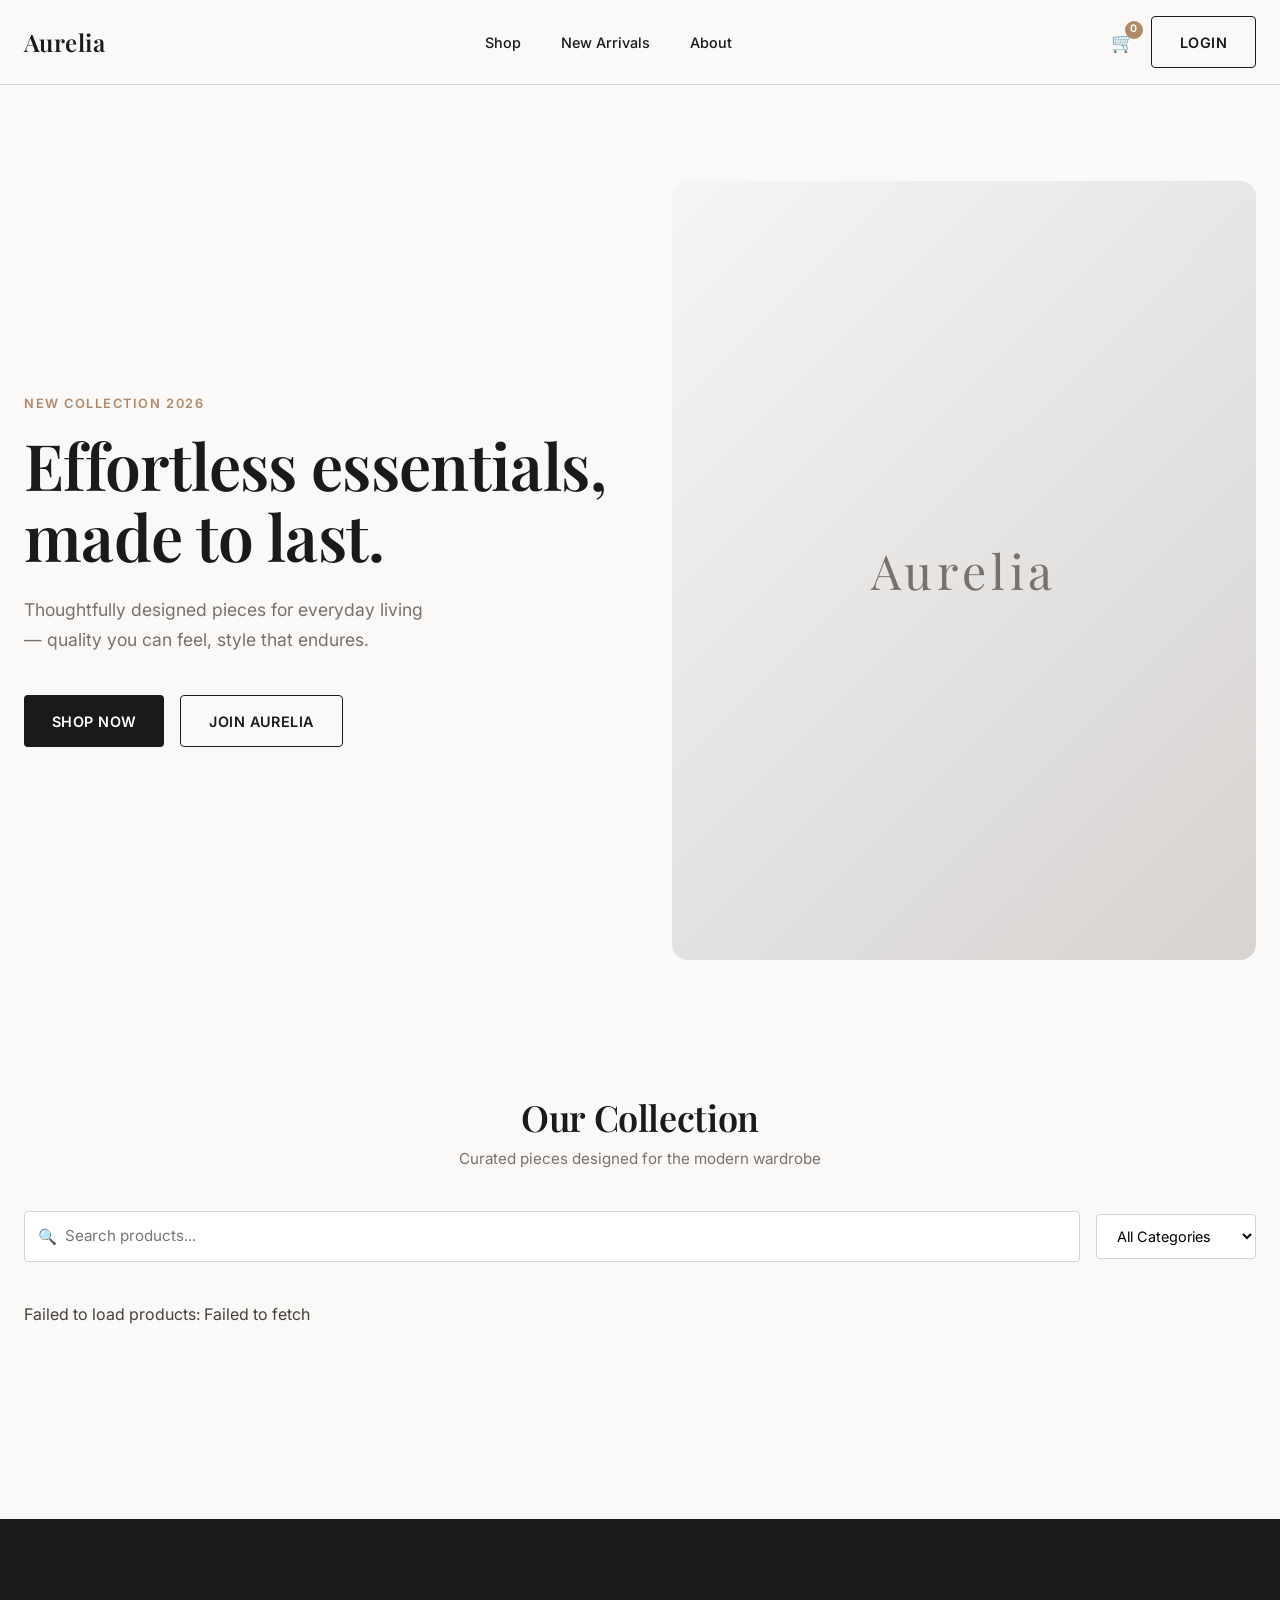
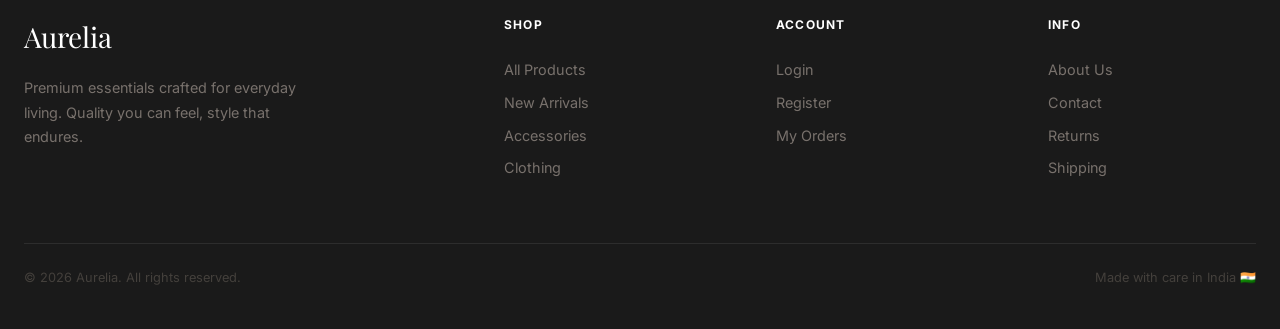
<file: frontend/index.html>
<!DOCTYPE html>
<html lang="en">

<head>
    <meta charset="UTF-8" />
    <meta name="viewport" content="width=device-width, initial-scale=1.0" />
    <title>Aurelia — Premium Essentials</title>

    <link rel="preconnect" href="https://fonts.googleapis.com" />
    <link rel="preconnect" href="https://fonts.gstatic.com" crossorigin />
    <link
        href="https://fonts.googleapis.com/css2?family=Inter:wght@400;500;600;700&family=Playfair+Display:wght@500;600;700&display=swap"
        rel="stylesheet" />

    <link rel="stylesheet" href="css/base.css" />
    <link rel="stylesheet" href="css/components.css" />
</head>

<body>

    <nav class="navbar">
        <div class="container navbar-inner">
            <a href="index.html" class="navbar-logo">Aurelia</a>
            <div class="navbar-links">
                <a href="index.html">Shop</a>
                <a href="new-arrivals.html">New Arrivals</a>
                <a href="about.html">About</a>
            </div>
            <div class="navbar-icons">
                <button class="hamburger-btn" id="hamburger-btn">☰</button>
                <button class="icon-btn cart-trigger">🛒<span class="cart-badge">0</span></button>
                <div id="nav-auth-slot"></div>
            </div>
        </div>
    </nav>

    <div class="mobile-menu" id="mobile-menu">
        <a href="index.html">Shop</a>
        <a href="new-arrivals.html">New Arrivals</a>
        <a href="about.html">About</a>
        <a href="login.html">Login</a>
    </div>

    <!-- Hero Section -->
    <section class="hero">
        <div class="container hero-inner">
            <div class="hero-content">
                <p class="hero-eyebrow">New Collection 2026</p>
                <h1 class="hero-title">Effortless essentials,<br />made to last.</h1>
                <p class="hero-subtitle">Thoughtfully designed pieces for everyday living — quality you can feel, style that endures.</p>
                <div class="hero-actions">
                    <a href="#product-grid-section" class="btn btn-primary">Shop Now</a>
                    <a href="register.html" class="btn btn-secondary">Join Aurelia</a>
                </div>
            </div>
            <div class="hero-visual">
                <div class="hero-image-placeholder">
                    <span>Aurelia</span>
                </div>
            </div>
        </div>
    </section>

    <!-- Product Grid Section -->
    <main class="container" style="padding-bottom: var(--space-2xl);">
        <div class="section-header fade-in" id="product-grid-section">
            <h2 class="section-title">Our Collection</h2>
            <p class="section-subtitle">Curated pieces designed for the modern wardrobe</p>
        </div>

        <div class="filter-bar">
            <div class="search-input-wrapper">
                <span class="search-icon">🔍</span>
                <input type="text" id="search-input" class="search-input" placeholder="Search products..." />
            </div>
            <select id="category-filter" class="category-select">
                <option value="">All Categories</option>
            </select>
        </div>

        <p id="filter-results-info" class="filter-results-info"></p>

        <div id="product-grid"
            style="display: grid; grid-template-columns: repeat(auto-fill, minmax(260px, 1fr)); gap: var(--space-md);">
        </div>
    </main>

    <!-- Footer -->
    <footer class="site-footer">
        <div class="container">
            <div class="footer-grid">
                <div>
                    <p class="footer-brand-name">Aurelia</p>
                    <p class="footer-brand-desc">Premium essentials crafted for everyday living. Quality you can feel, style that endures.</p>
                </div>
                <div>
                    <p class="footer-heading">Shop</p>
                    <div class="footer-links">
                        <a href="index.html">All Products</a>
                        <a href="new-arrivals.html">New Arrivals</a>
                        <a href="index.html">Accessories</a>
                        <a href="index.html">Clothing</a>
                    </div>
                </div>
                <div>
                    <p class="footer-heading">Account</p>
                    <div class="footer-links">
                        <a href="login.html">Login</a>
                        <a href="register.html">Register</a>
                        <a href="profile.html">My Orders</a>
                    </div>
                </div>
                <div>
                    <p class="footer-heading">Info</p>
                    <div class="footer-links">
                        <a href="about.html">About Us</a>
                        <a href="#">Contact</a>
                        <a href="#">Returns</a>
                        <a href="#">Shipping</a>
                    </div>
                </div>
            </div>
            <div class="footer-bottom">
                <p>© 2026 Aurelia. All rights reserved.</p>
                <p>Made with care in India 🇮🇳</p>
            </div>
        </div>
    </footer>

    <!-- Cart Drawer -->
    <div class="cart-overlay" id="cart-overlay"></div>
    <div class="cart-drawer" id="cart-drawer">
        <div class="cart-drawer-header">
            <h3>Your Cart</h3>
            <button class="cart-drawer-close" id="cart-close-btn">✕</button>
        </div>
        <div class="cart-drawer-items" id="cart-drawer-items"></div>
        <div class="cart-drawer-footer" id="cart-drawer-footer"></div>
    </div>

    <script src="js/api.js"></script>
    <script src="js/ui.js"></script>
    <script src="js/cart.js"></script>
    <script src="js/products.js"></script>
    <script src="js/animations.js"></script>

</body>

</html>
</file>
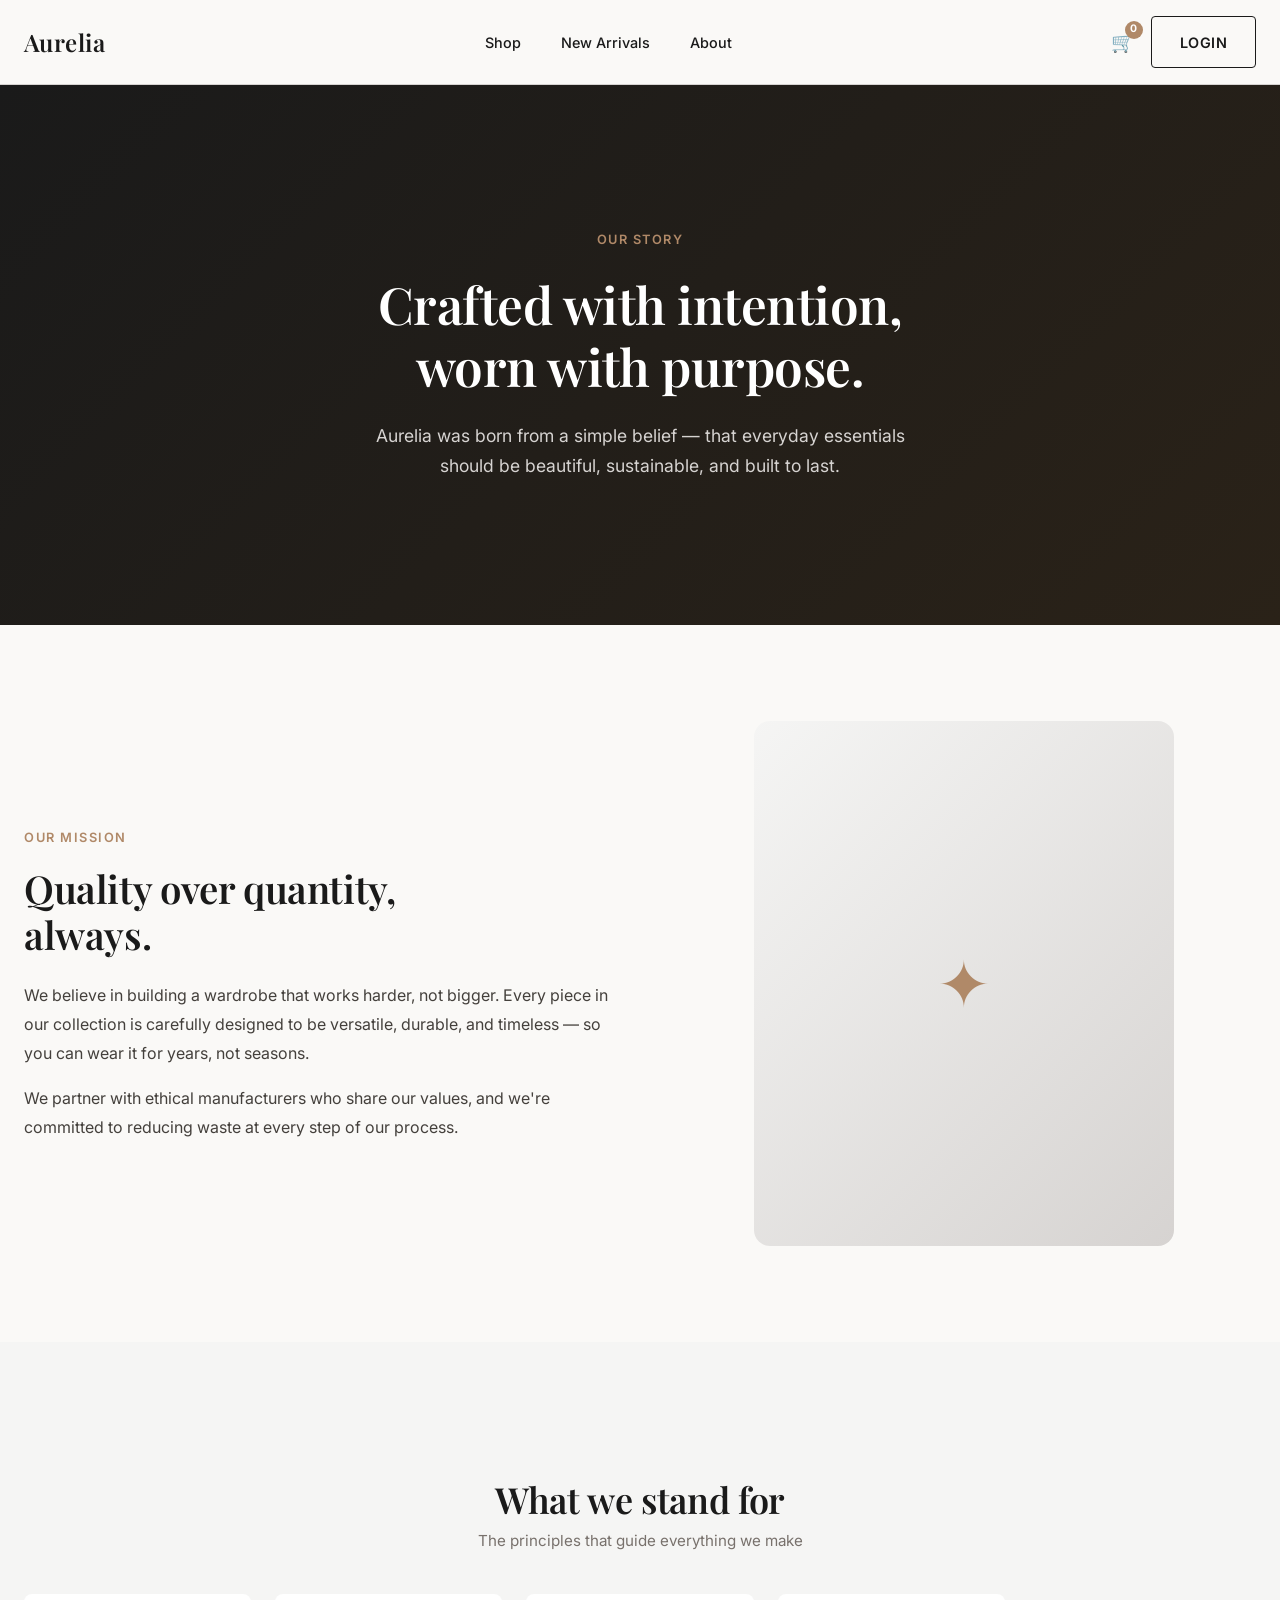
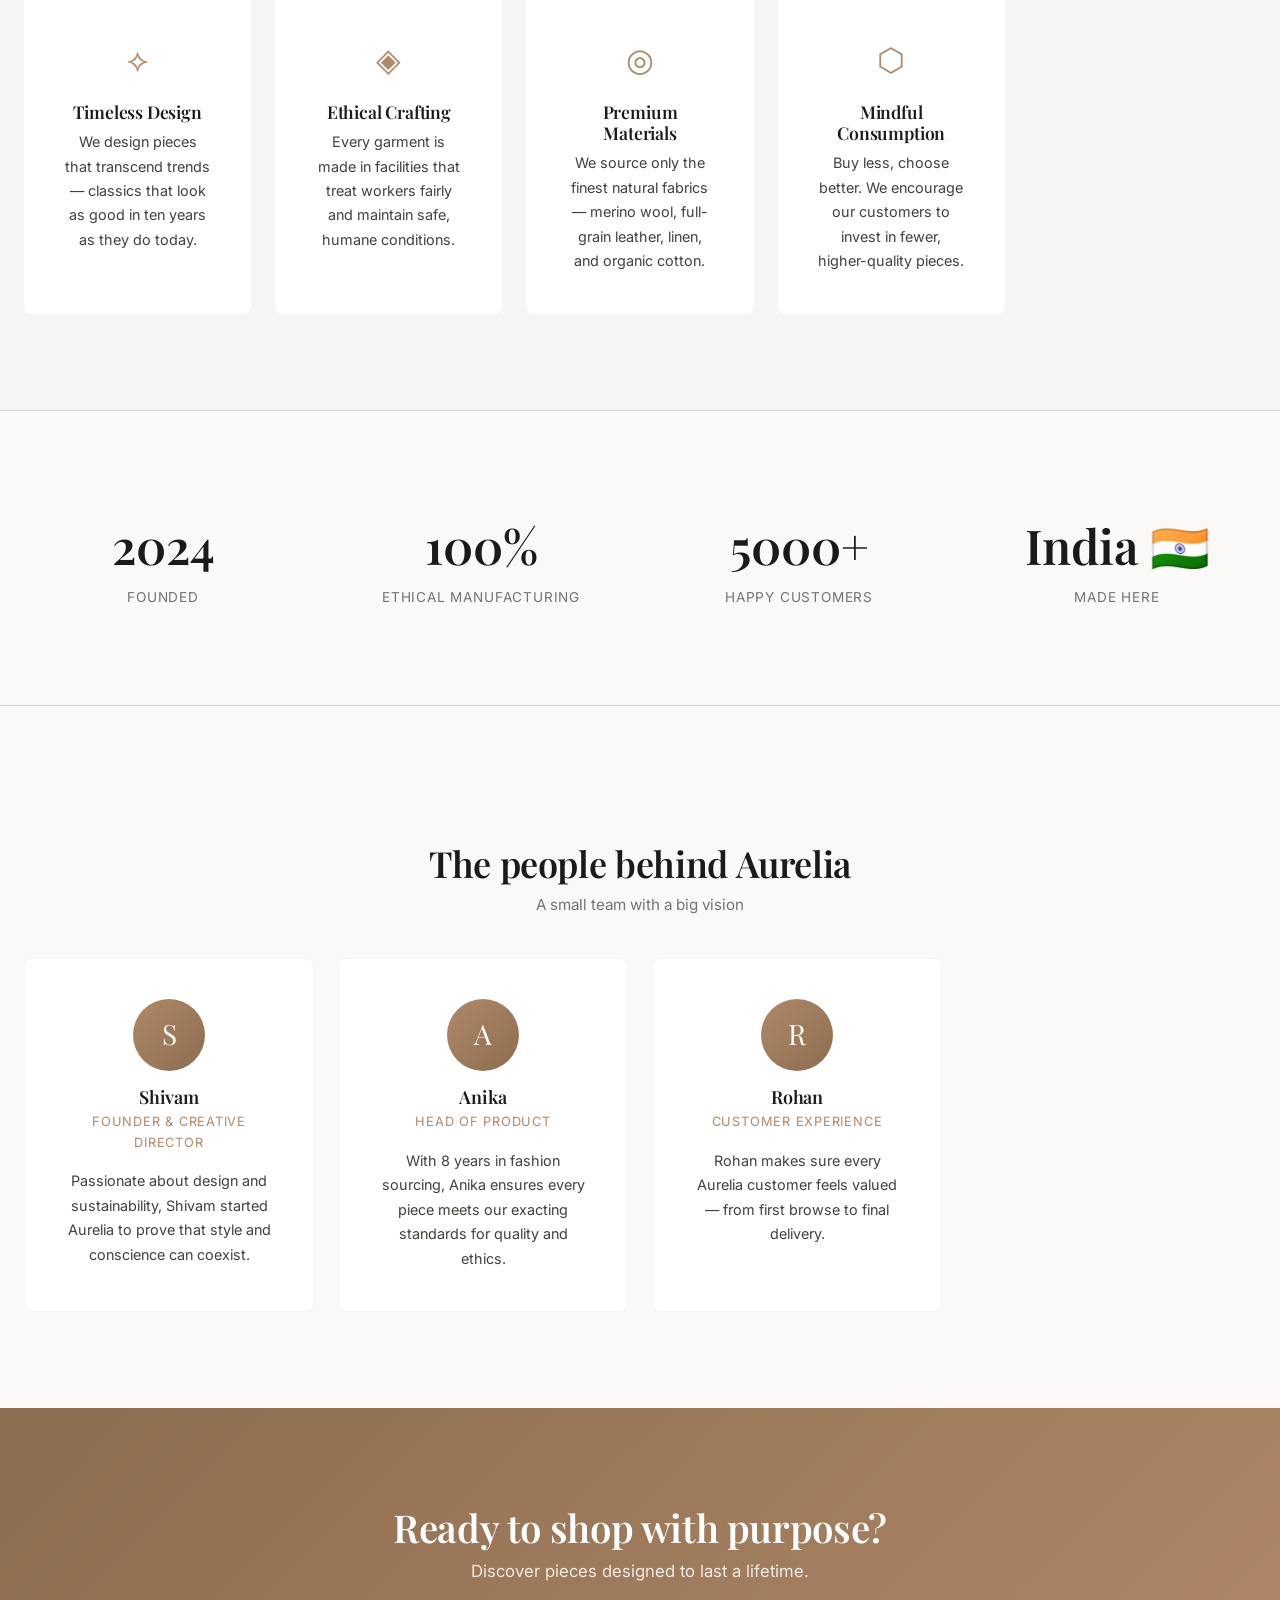
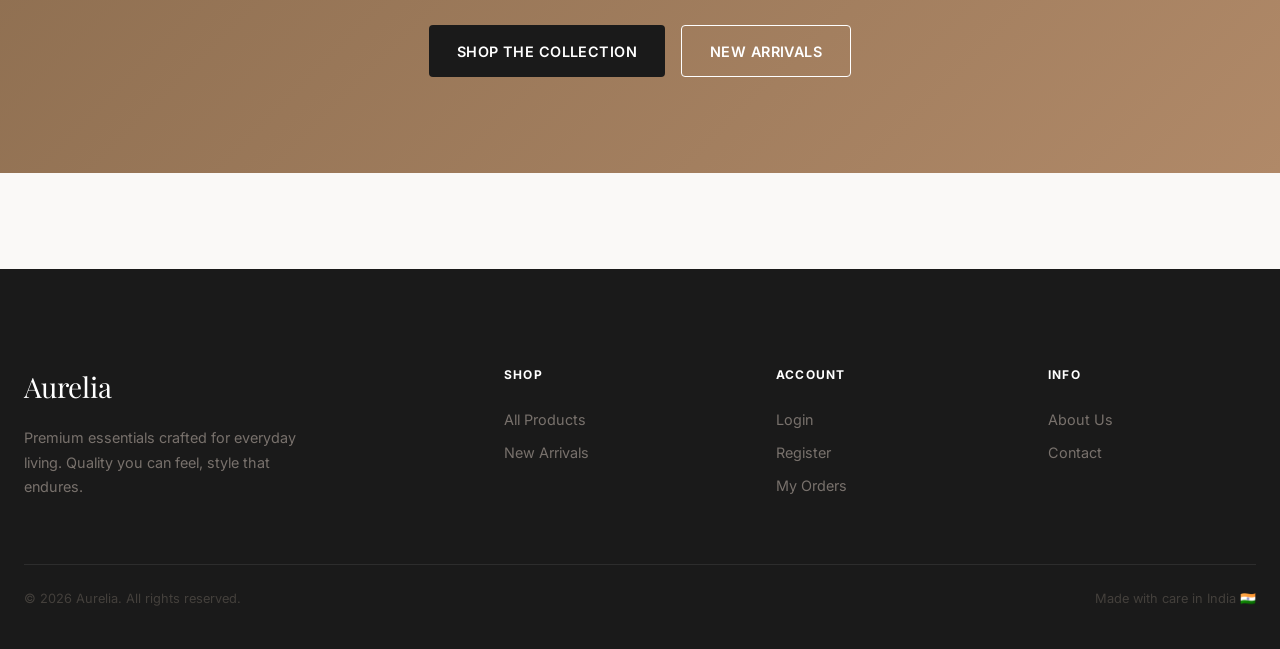
<file: frontend/about.html>
<!DOCTYPE html>
<html lang="en">

<head>
    <meta charset="UTF-8" />
    <meta name="viewport" content="width=device-width, initial-scale=1.0" />
    <title>About Us — Aurelia</title>

    <link rel="preconnect" href="https://fonts.googleapis.com" />
    <link rel="preconnect" href="https://fonts.gstatic.com" crossorigin />
    <link
        href="https://fonts.googleapis.com/css2?family=Inter:wght@400;500;600;700&family=Playfair+Display:wght@500;600;700&display=swap"
        rel="stylesheet" />

    <link rel="stylesheet" href="css/base.css" />
    <link rel="stylesheet" href="css/components.css" />
</head>

<body>

    <nav class="navbar">
        <div class="container navbar-inner">
            <a href="index.html" class="navbar-logo">Aurelia</a>
            <div class="navbar-links">
                <a href="index.html">Shop</a>
                <a href="new-arrivals.html">New Arrivals</a>
                <a href="about.html">About</a>
            </div>
            <div class="navbar-icons">
                <button class="hamburger-btn" id="hamburger-btn">☰</button>
                <button class="icon-btn cart-trigger">🛒<span class="cart-badge">0</span></button>
                <div id="nav-auth-slot"></div>
            </div>
        </div>
    </nav>

    <div class="mobile-menu" id="mobile-menu">
        <a href="index.html">Shop</a>
        <a href="new-arrivals.html">New Arrivals</a>
        <a href="about.html">About</a>
        <a href="login.html">Login</a>
    </div>

    <!-- Hero -->
    <section class="about-hero">
        <div class="container about-hero-inner">
            <p class="hero-eyebrow">Our Story</p>
            <h1>Crafted with intention,<br/>worn with purpose.</h1>
            <p class="about-hero-sub">Aurelia was born from a simple belief — that everyday essentials should be beautiful, sustainable, and built to last.</p>
        </div>
    </section>

    <!-- Mission Section -->
    <section class="about-section container">
        <div class="about-split">
            <div class="about-split-text fade-in">
                <p class="hero-eyebrow">Our Mission</p>
                <h2>Quality over quantity,<br/>always.</h2>
                <p>We believe in building a wardrobe that works harder, not bigger. Every piece in our collection is carefully designed to be versatile, durable, and timeless — so you can wear it for years, not seasons.</p>
                <p style="margin-top: 1rem;">We partner with ethical manufacturers who share our values, and we're committed to reducing waste at every step of our process.</p>
            </div>
            <div class="about-split-visual fade-in">
                <div class="about-image-block">
                    <div class="about-image-placeholder">✦</div>
                </div>
            </div>
        </div>
    </section>

    <!-- Values Section -->
    <section class="about-values-section">
        <div class="container">
            <div class="section-header fade-in">
                <h2 class="section-title">What we stand for</h2>
                <p class="section-subtitle">The principles that guide everything we make</p>
            </div>
            <div class="values-grid">
                <div class="value-card fade-in">
                    <div class="value-icon">⟡</div>
                    <h3>Timeless Design</h3>
                    <p>We design pieces that transcend trends — classics that look as good in ten years as they do today.</p>
                </div>
                <div class="value-card fade-in">
                    <div class="value-icon">◈</div>
                    <h3>Ethical Crafting</h3>
                    <p>Every garment is made in facilities that treat workers fairly and maintain safe, humane conditions.</p>
                </div>
                <div class="value-card fade-in">
                    <div class="value-icon">◎</div>
                    <h3>Premium Materials</h3>
                    <p>We source only the finest natural fabrics — merino wool, full-grain leather, linen, and organic cotton.</p>
                </div>
                <div class="value-card fade-in">
                    <div class="value-icon">⬡</div>
                    <h3>Mindful Consumption</h3>
                    <p>Buy less, choose better. We encourage our customers to invest in fewer, higher-quality pieces.</p>
                </div>
            </div>
        </div>
    </section>

    <!-- Stats Section -->
    <section class="about-stats-section">
        <div class="container">
            <div class="stats-grid">
                <div class="stat-item fade-in">
                    <p class="stat-number">2024</p>
                    <p class="stat-label">Founded</p>
                </div>
                <div class="stat-item fade-in">
                    <p class="stat-number">100%</p>
                    <p class="stat-label">Ethical Manufacturing</p>
                </div>
                <div class="stat-item fade-in">
                    <p class="stat-number">5000+</p>
                    <p class="stat-label">Happy Customers</p>
                </div>
                <div class="stat-item fade-in">
                    <p class="stat-number">India 🇮🇳</p>
                    <p class="stat-label">Made Here</p>
                </div>
            </div>
        </div>
    </section>

    <!-- Team Section -->
    <section class="about-section container">
        <div class="section-header fade-in">
            <h2 class="section-title">The people behind Aurelia</h2>
            <p class="section-subtitle">A small team with a big vision</p>
        </div>
        <div class="team-grid">
            <div class="team-card fade-in">
                <div class="team-avatar">S</div>
                <h4>Shivam</h4>
                <p class="team-role">Founder & Creative Director</p>
                <p class="team-bio">Passionate about design and sustainability, Shivam started Aurelia to prove that style and conscience can coexist.</p>
            </div>
            <div class="team-card fade-in">
                <div class="team-avatar">A</div>
                <h4>Anika</h4>
                <p class="team-role">Head of Product</p>
                <p class="team-bio">With 8 years in fashion sourcing, Anika ensures every piece meets our exacting standards for quality and ethics.</p>
            </div>
            <div class="team-card fade-in">
                <div class="team-avatar">R</div>
                <h4>Rohan</h4>
                <p class="team-role">Customer Experience</p>
                <p class="team-bio">Rohan makes sure every Aurelia customer feels valued — from first browse to final delivery.</p>
            </div>
        </div>
    </section>

    <!-- CTA Section -->
    <section class="about-cta">
        <div class="container about-cta-inner">
            <h2>Ready to shop with purpose?</h2>
            <p>Discover pieces designed to last a lifetime.</p>
            <div style="display: flex; gap: 1rem; justify-content: center; flex-wrap: wrap; margin-top: var(--space-lg);">
                <a href="index.html" class="btn btn-primary">Shop the Collection</a>
                <a href="new-arrivals.html" class="btn btn-secondary" style="border-color: white; color: white;">New Arrivals</a>
            </div>
        </div>
    </section>

    <!-- Footer -->
    <footer class="site-footer">
        <div class="container">
            <div class="footer-grid">
                <div>
                    <p class="footer-brand-name">Aurelia</p>
                    <p class="footer-brand-desc">Premium essentials crafted for everyday living. Quality you can feel, style that endures.</p>
                </div>
                <div>
                    <p class="footer-heading">Shop</p>
                    <div class="footer-links">
                        <a href="index.html">All Products</a>
                        <a href="new-arrivals.html">New Arrivals</a>
                    </div>
                </div>
                <div>
                    <p class="footer-heading">Account</p>
                    <div class="footer-links">
                        <a href="login.html">Login</a>
                        <a href="register.html">Register</a>
                        <a href="profile.html">My Orders</a>
                    </div>
                </div>
                <div>
                    <p class="footer-heading">Info</p>
                    <div class="footer-links">
                        <a href="about.html">About Us</a>
                        <a href="#">Contact</a>
                    </div>
                </div>
            </div>
            <div class="footer-bottom">
                <p>© 2026 Aurelia. All rights reserved.</p>
                <p>Made with care in India 🇮🇳</p>
            </div>
        </div>
    </footer>

    <!-- Cart Drawer -->
    <div class="cart-overlay" id="cart-overlay"></div>
    <div class="cart-drawer" id="cart-drawer">
        <div class="cart-drawer-header">
            <h3>Your Cart</h3>
            <button class="cart-drawer-close" id="cart-close-btn">✕</button>
        </div>
        <div class="cart-drawer-items" id="cart-drawer-items"></div>
        <div class="cart-drawer-footer" id="cart-drawer-footer"></div>
    </div>

    <script src="js/api.js"></script>
    <script src="js/ui.js"></script>
    <script src="js/cart.js"></script>
    <script src="js/animations.js"></script>

</body>

</html>
</file>
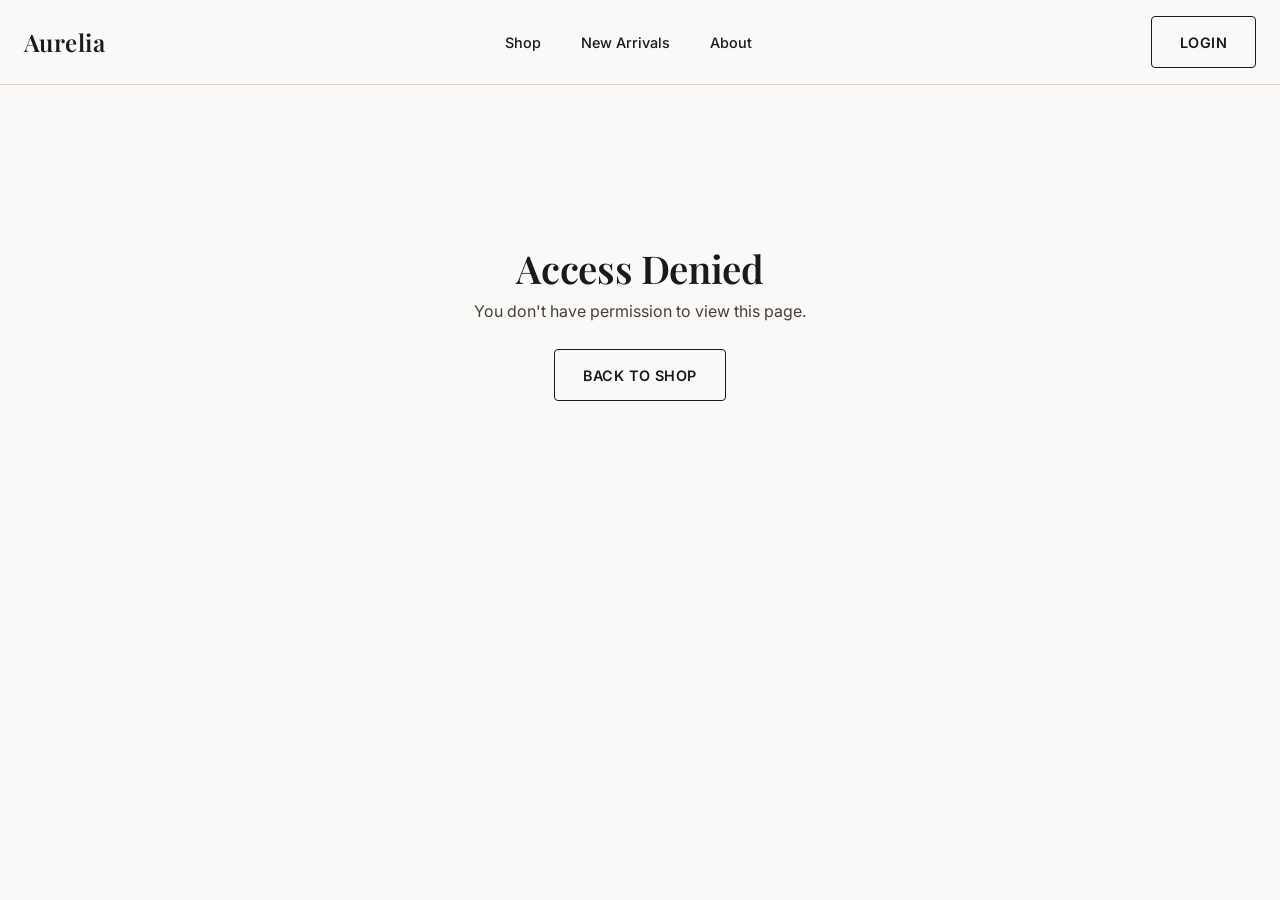
<file: frontend/admin.html>
<!DOCTYPE html>
<html lang="en">

<head>
    <meta charset="UTF-8" />
    <meta name="viewport" content="width=device-width, initial-scale=1.0" />
    <title>Admin Dashboard — Aurelia</title>

    <link rel="preconnect" href="https://fonts.googleapis.com" />
    <link rel="preconnect" href="https://fonts.gstatic.com" crossorigin />
    <link
        href="https://fonts.googleapis.com/css2?family=Inter:wght@400;500;600;700&family=Playfair+Display:wght@500;600;700&display=swap"
        rel="stylesheet" />

    <link rel="stylesheet" href="css/base.css" />
    <link rel="stylesheet" href="css/components.css" />
</head>

<body>

    <nav class="navbar">
        <div class="container navbar-inner">
            <a href="index.html" class="navbar-logo">Aurelia</a>
            <div class="navbar-links">
                <a href="index.html">Shop</a>
                <a href="#">New Arrivals</a>
                <a href="#">About</a>
            </div>
            <div class="navbar-icons">
                <button class="hamburger-btn" id="hamburger-btn">☰</button>
                <div id="nav-auth-slot"></div>
            </div>
        </div>
    </nav>

    <div class="mobile-menu" id="mobile-menu">
        <a href="index.html">Shop</a>
        <a href="#">New Arrivals</a>
        <a href="#">About</a>
        <a href="login.html">Login</a>
    </div>

    <main class="container" style="padding-block: var(--space-xl) var(--space-2xl);">

        <!-- Shown if not an admin -->
        <div id="admin-denied" class="admin-denied" style="display: none;">
            <h2>Access Denied</h2>
            <p style="margin-top: 0.5rem;">You don't have permission to view this page.</p>
            <a href="index.html" class="btn btn-secondary" style="margin-top: 1.5rem; display: inline-flex;">Back to
                Shop</a>
        </div>

        <!-- Main admin content -->
        <div id="admin-content">
            <h1 style="margin-bottom: var(--space-lg);">Admin Dashboard</h1>

            <div class="admin-tabs">
                <button class="admin-tab-btn active" data-panel="products-panel">Products</button>
                <button class="admin-tab-btn" data-panel="orders-panel">Orders</button>
            </div>

            <!-- Products Panel -->
            <div id="products-panel" class="admin-panel active">
                <div class="admin-toolbar">
                    <p>Manage your product catalog</p>
                    <button class="btn btn-primary" id="add-product-btn">+ Add Product</button>
                </div>

                <table class="admin-table">
                    <thead>
                        <tr>
                            <th>Image</th>
                            <th>Name</th>
                            <th>Category</th>
                            <th>Price</th>
                            <th>Stock</th>
                            <th>Actions</th>
                        </tr>
                    </thead>
                    <tbody id="admin-products-tbody"></tbody>
                </table>
            </div>

            <!-- Orders Panel -->
            <div id="orders-panel" class="admin-panel">
                <div class="admin-toolbar">
                    <p>View and manage customer orders</p>
                </div>

                <table class="admin-table">
                    <thead>
                        <tr>
                            <th>Order ID</th>
                            <th>Customer</th>
                            <th>Date</th>
                            <th>Items</th>
                            <th>Total</th>
                            <th>Status</th>
                        </tr>
                    </thead>
                    <tbody id="admin-orders-tbody"></tbody>
                </table>
            </div>
        </div>

    </main>

    <!-- Add/Edit Product Modal -->
    <div class="modal-overlay" id="product-modal-overlay">
        <div class="modal-box">
            <div class="modal-header">
                <h3 id="product-modal-title">Add Product</h3>
                <button class="modal-close" id="product-modal-close">✕</button>
            </div>

            <form id="product-form">
                <div class="form-group">
                    <label for="product-name" class="form-label">Name</label>
                    <input type="text" id="product-name" class="form-input" required />
                </div>

                <div class="form-group">
                    <label for="product-description" class="form-label">Description</label>
                    <input type="text" id="product-description" class="form-input" required />
                </div>

                <div class="form-row">
                    <div class="form-group">
                        <label for="product-price" class="form-label">Price (₹)</label>
                        <input type="number" id="product-price" class="form-input" min="0" step="0.01" required />
                    </div>
                    <div class="form-group">
                        <label for="product-stock" class="form-label">Stock</label>
                        <input type="number" id="product-stock" class="form-input" min="0" required />
                    </div>
                </div>

                <div class="form-group">
                    <label for="product-category" class="form-label">Category</label>
                    <input type="text" id="product-category" class="form-input" required />
                </div>

                <div class="form-group">
                    <label for="product-image" class="form-label">Image URL (optional)</label>
                    <input type="text" id="product-image" class="form-input" placeholder="https://..." />
                </div>

                <div class="form-group" style="display: flex; align-items: center; gap: 0.75rem;">
                    <input type="checkbox" id="product-new-arrival"
                        style="width: 18px; height: 18px; accent-color: var(--color-accent); cursor: pointer;" />
                    <label for="product-new-arrival" class="form-label" style="margin-bottom: 0; cursor: pointer;">
                        Mark as New Arrival
                    </label>
                </div>

                <button type="submit" id="product-form-submit" class="btn btn-primary btn-block">Save Product</button>
            </form>
        </div>
    </div>

    <!-- Cart Drawer -->
    <div class="cart-overlay" id="cart-overlay"></div>
    <div class="cart-drawer" id="cart-drawer">
        <div class="cart-drawer-header">
            <h3>Your Cart</h3>
            <button class="cart-drawer-close" id="cart-close-btn">✕</button>
        </div>
        <div class="cart-drawer-items" id="cart-drawer-items"></div>
        <div class="cart-drawer-footer" id="cart-drawer-footer"></div>
    </div>

    <script src="js/api.js"></script>
    <script src="js/ui.js"></script>
    <script src="js/cart.js"></script>
    <script src="js/auth.js"></script>
    <script src="js/admin.js"></script>

</body>

</html>
</file>
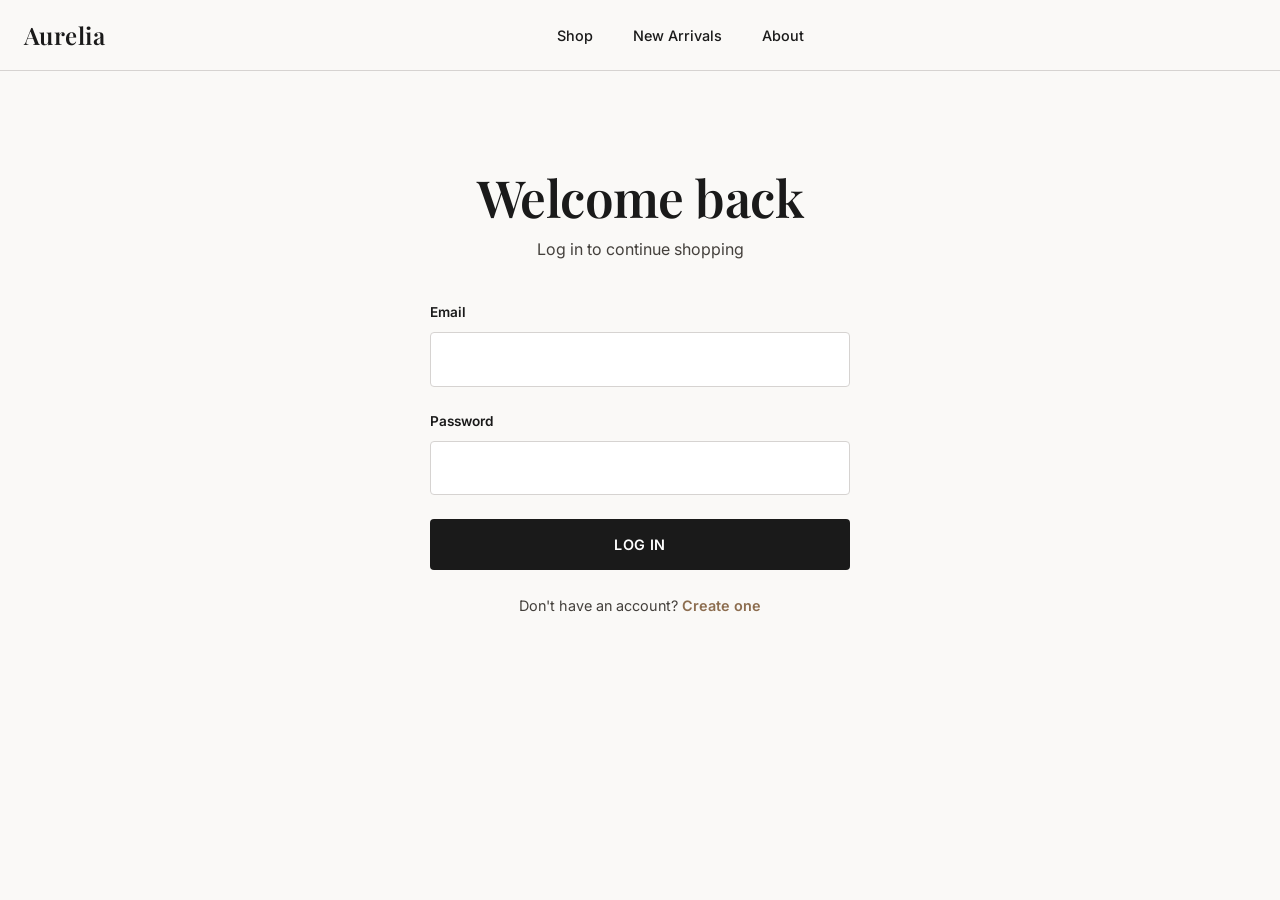
<file: frontend/checkout.html>
<!DOCTYPE html>
<html lang="en">

<head>
    <meta charset="UTF-8" />
    <meta name="viewport" content="width=device-width, initial-scale=1.0" />
    <title>Checkout — Aurelia</title>

    <link rel="preconnect" href="https://fonts.googleapis.com" />
    <link rel="preconnect" href="https://fonts.gstatic.com" crossorigin />
    <link
        href="https://fonts.googleapis.com/css2?family=Inter:wght@400;500;600;700&family=Playfair+Display:wght@500;600;700&display=swap"
        rel="stylesheet" />

    <link rel="stylesheet" href="css/base.css" />
    <link rel="stylesheet" href="css/components.css" />
</head>

<body>

    <nav class="navbar">
        <div class="container navbar-inner">
            <a href="index.html" class="navbar-logo">Aurelia</a>
            <div class="navbar-links">
                <a href="index.html">Shop</a>
                <a href="#">New Arrivals</a>
                <a href="#">About</a>
            </div>
            <div class="navbar-icons">
                <button class="hamburger-btn" id="hamburger-btn">☰</button>
                <div id="nav-auth-slot"></div>
            </div>
        </div>
    </nav>

    <div class="mobile-menu" id="mobile-menu">
        <a href="index.html">Shop</a>
        <a href="#">New Arrivals</a>
        <a href="#">About</a>
        <a href="login.html">Login</a>
    </div>

    <main class="container" style="padding-block: var(--space-xl) var(--space-2xl);">
        <h1 style="margin-bottom: var(--space-lg);">Checkout</h1>

        <div id="form-error" class="form-error"></div>

        <div class="checkout-layout">
            <form id="checkout-form">
                <h3 style="margin-bottom: var(--space-md);">Shipping Address</h3>

                <div class="form-group">
                    <label for="fullName" class="form-label">Full Name</label>
                    <input type="text" id="fullName" class="form-input" required />
                </div>

                <div class="form-group">
                    <label for="addressLine" class="form-label">Address</label>
                    <input type="text" id="addressLine" class="form-input" required />
                </div>

                <div class="form-row">
                    <div class="form-group">
                        <label for="city" class="form-label">City</label>
                        <input type="text" id="city" class="form-input" required />
                    </div>
                    <div class="form-group">
                        <label for="postalCode" class="form-label">Postal Code</label>
                        <input type="text" id="postalCode" class="form-input" required />
                    </div>
                </div>

                <div class="form-group">
                    <label for="country" class="form-label">Country</label>
                    <input type="text" id="country" class="form-input" required value="India" />
                </div>

                <button type="submit" id="checkout-submit-btn" class="btn btn-primary btn-block">Place Order</button>
            </form>

            <div class="card">
                <h3 style="margin-bottom: var(--space-md);">Order Summary</h3>
                <div id="checkout-summary-items"></div>
                <div class="checkout-total-row">
                    <span>Total</span>
                    <span id="checkout-total">₹0</span>
                </div>
            </div>
        </div>
    </main>

    <!-- Cart Drawer -->
    <div class="cart-overlay" id="cart-overlay"></div>
    <div class="cart-drawer" id="cart-drawer">
        <div class="cart-drawer-header">
            <h3>Your Cart</h3>
            <button class="cart-drawer-close" id="cart-close-btn">✕</button>
        </div>
        <div class="cart-drawer-items" id="cart-drawer-items"></div>
        <div class="cart-drawer-footer" id="cart-drawer-footer"></div>
    </div>

    <script src="js/api.js"></script>
    <script src="js/ui.js"></script>
    <script src="js/cart.js"></script>
    <script src="js/auth.js"></script>
    <script src="js/checkout.js"></script>

</body>

</html>
</file>
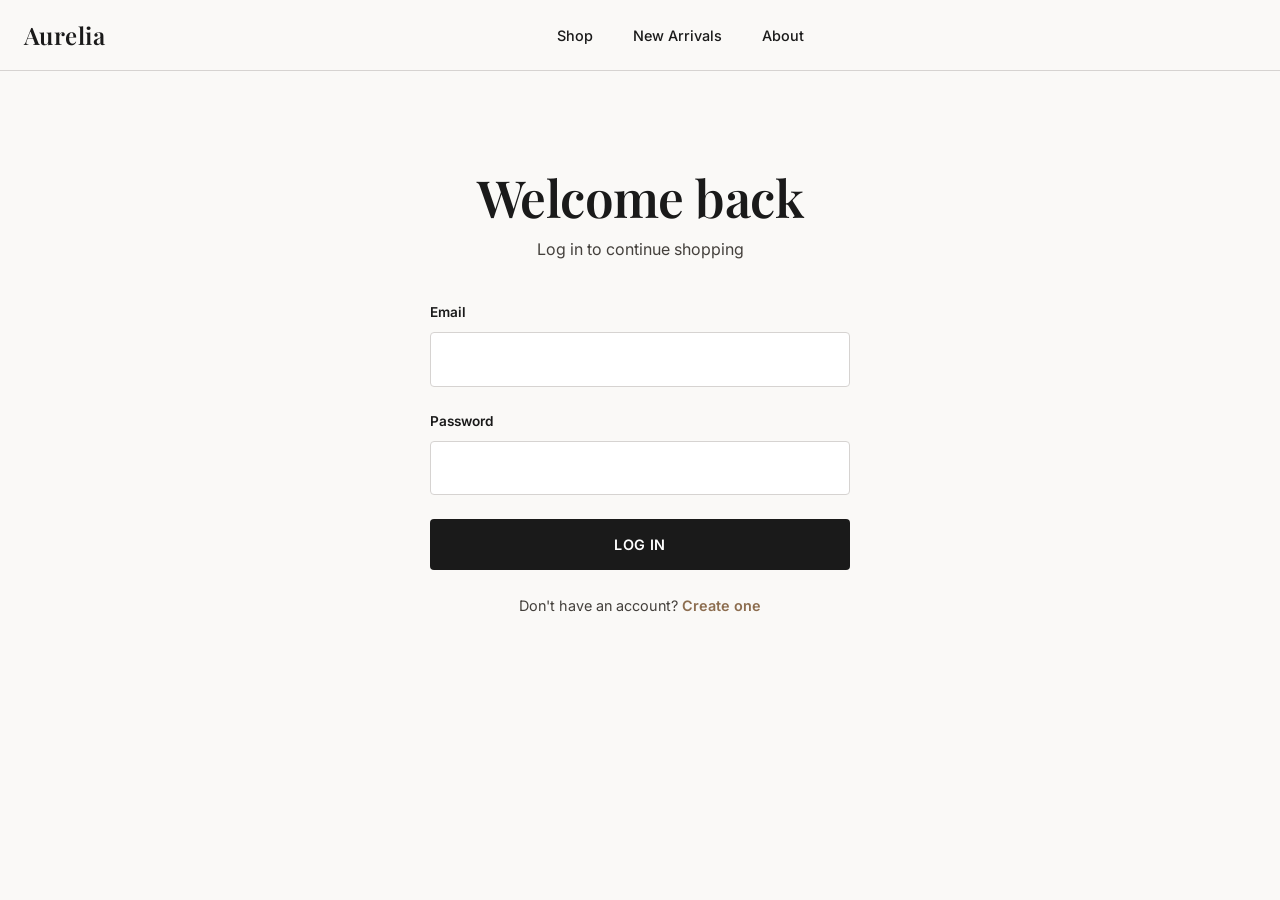
<file: frontend/login.html>
<!DOCTYPE html>
<html lang="en">

<head>
    <meta charset="UTF-8" />
    <meta name="viewport" content="width=device-width, initial-scale=1.0" />
    <title>Login — Aurelia</title>

    <link rel="preconnect" href="https://fonts.googleapis.com" />
    <link rel="preconnect" href="https://fonts.gstatic.com" crossorigin />
    <link
        href="https://fonts.googleapis.com/css2?family=Inter:wght@400;500;600;700&family=Playfair+Display:wght@500;600;700&display=swap"
        rel="stylesheet" />

    <link rel="stylesheet" href="css/base.css" />
    <link rel="stylesheet" href="css/components.css" />
</head>

<body>

    <nav class="navbar">
        <div class="container navbar-inner">
            <a href="index.html" class="navbar-logo">Aurelia</a>
            <div class="navbar-links">
                <a href="index.html">Shop</a>
                <a href="#">New Arrivals</a>
                <a href="#">About</a>
            </div>
            <div class="navbar-icons">
                <button class="hamburger-btn" id="hamburger-btn">☰</button>
            </div>
    </nav>

    <div class="mobile-menu" id="mobile-menu">
        <a href="index.html">Shop</a>
        <a href="#">New Arrivals</a>
        <a href="#">About</a>
        <a href="login.html">Login</a>
    </div>

    <main class="container" style="padding-block: var(--space-2xl);">
        <div class="auth-wrapper">
            <h1>Welcome back</h1>
            <p class="auth-subtext">Log in to continue shopping</p>

            <div id="form-error" class="form-error"></div>

            <form id="login-form">
                <div class="form-group">
                    <label for="email" class="form-label">Email</label>
                    <input type="email" id="email" class="form-input" required />
                </div>

                <div class="form-group">
                    <label for="password" class="form-label">Password</label>
                    <input type="password" id="password" class="form-input" required />
                </div>

                <button type="submit" class="btn btn-primary btn-block">Log In</button>
            </form>

            <p class="auth-footer-text">
                Don't have an account? <a href="register.html">Create one</a>
            </p>
        </div>
    </main>

    <!-- Cart Drawer -->
    <div class="cart-overlay" id="cart-overlay"></div>
    <div class="cart-drawer" id="cart-drawer">
        <div class="cart-drawer-header">
            <h3>Your Cart</h3>
            <button class="cart-drawer-close" id="cart-close-btn">✕</button>
        </div>
        <div class="cart-drawer-items" id="cart-drawer-items">
            <!-- Cart items injected here -->
        </div>
        <div class="cart-drawer-footer" id="cart-drawer-footer">
            <!-- Subtotal + checkout button injected here -->
        </div>
    </div>

    <script src="js/api.js"></script>
    <script src="js/ui.js"></script>
    <script src="js/cart.js"></script>
    <script src="js/auth.js"></script>

</body>

</html>
</file>
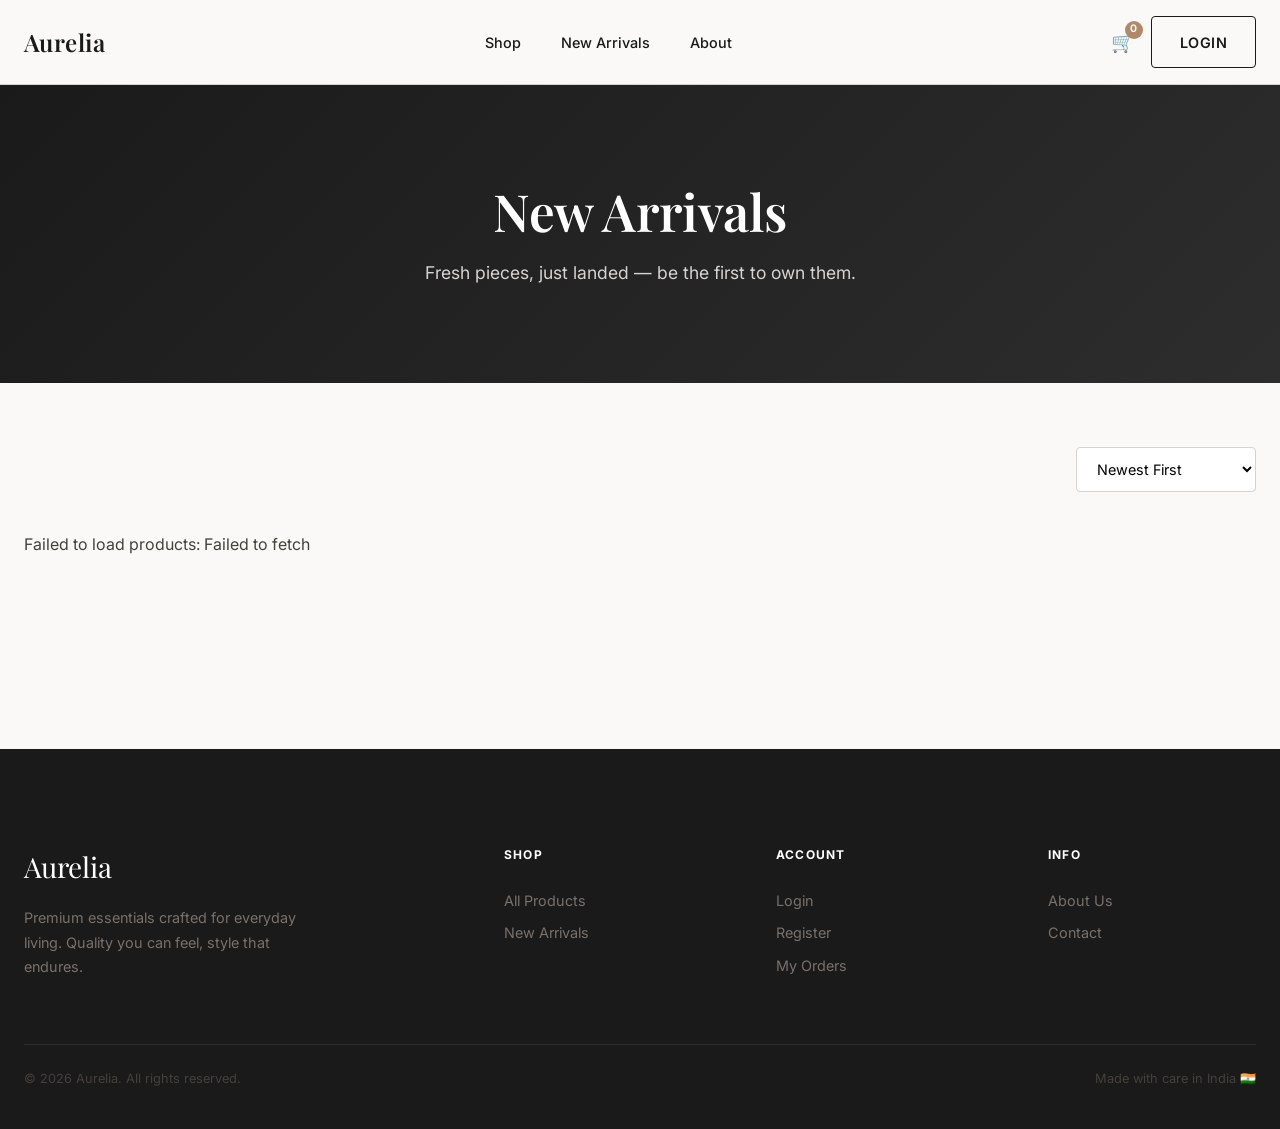
<file: frontend/new-arrivals.html>
<!DOCTYPE html>
<html lang="en">

<head>
    <meta charset="UTF-8" />
    <meta name="viewport" content="width=device-width, initial-scale=1.0" />
    <title>New Arrivals — Aurelia</title>

    <link rel="preconnect" href="https://fonts.googleapis.com" />
    <link rel="preconnect" href="https://fonts.gstatic.com" crossorigin />
    <link
        href="https://fonts.googleapis.com/css2?family=Inter:wght@400;500;600;700&family=Playfair+Display:wght@500;600;700&display=swap"
        rel="stylesheet" />

    <link rel="stylesheet" href="css/base.css" />
    <link rel="stylesheet" href="css/components.css" />
</head>

<body>

    <nav class="navbar">
        <div class="container navbar-inner">
            <a href="index.html" class="navbar-logo">Aurelia</a>
            <div class="navbar-links">
                <a href="index.html">Shop</a>
                <a href="new-arrivals.html">New Arrivals</a>
                <a href="about.html">About</a>
            </div>
            <div class="navbar-icons">
                <button class="hamburger-btn" id="hamburger-btn">☰</button>
                <button class="icon-btn cart-trigger">🛒<span class="cart-badge">0</span></button>
                <div id="nav-auth-slot"></div>
            </div>
        </div>
    </nav>

    <div class="mobile-menu" id="mobile-menu">
        <a href="index.html">Shop</a>
        <a href="new-arrivals.html">New Arrivals</a>
        <a href="about.html">About</a>
        <a href="login.html">Login</a>
    </div>

    <!-- Page Hero -->
    <div class="new-arrivals-hero">
        <h1>New Arrivals</h1>
        <p>Fresh pieces, just landed — be the first to own them.</p>
    </div>

    <main class="container" style="padding-bottom: var(--space-2xl);">

        <div class="arrivals-sort-bar">
            <p class="arrivals-count" id="arrivals-count"></p>
            <select class="category-select" id="arrivals-sort" style="min-width: 180px;">
                <option value="newest">Newest First</option>
                <option value="price-asc">Price: Low to High</option>
                <option value="price-desc">Price: High to Low</option>
            </select>
        </div>

        <div id="new-arrivals-grid"
            style="display: grid; grid-template-columns: repeat(auto-fill, minmax(260px, 1fr)); gap: var(--space-md);">
        </div>

    </main>

    <!-- Footer -->
    <footer class="site-footer">
        <div class="container">
            <div class="footer-grid">
                <div>
                    <p class="footer-brand-name">Aurelia</p>
                    <p class="footer-brand-desc">Premium essentials crafted for everyday living. Quality you can feel, style that endures.</p>
                </div>
                <div>
                    <p class="footer-heading">Shop</p>
                    <div class="footer-links">
                        <a href="index.html">All Products</a>
                        <a href="new-arrivals.html">New Arrivals</a>
                    </div>
                </div>
                <div>
                    <p class="footer-heading">Account</p>
                    <div class="footer-links">
                        <a href="login.html">Login</a>
                        <a href="register.html">Register</a>
                        <a href="profile.html">My Orders</a>
                    </div>
                </div>
                <div>
                    <p class="footer-heading">Info</p>
                    <div class="footer-links">
                        <a href="about.html">About Us</a>
                        <a href="#">Contact</a>
                    </div>
                </div>
            </div>
            <div class="footer-bottom">
                <p>© 2026 Aurelia. All rights reserved.</p>
                <p>Made with care in India 🇮🇳</p>
            </div>
        </div>
    </footer>

    <!-- Cart Drawer -->
    <div class="cart-overlay" id="cart-overlay"></div>
    <div class="cart-drawer" id="cart-drawer">
        <div class="cart-drawer-header">
            <h3>Your Cart</h3>
            <button class="cart-drawer-close" id="cart-close-btn">✕</button>
        </div>
        <div class="cart-drawer-items" id="cart-drawer-items"></div>
        <div class="cart-drawer-footer" id="cart-drawer-footer"></div>
    </div>

    <script src="js/api.js"></script>
    <script src="js/ui.js"></script>
    <script src="js/cart.js"></script>
    <script src="js/new-arrivals.js"></script>
    <script src="js/animations.js"></script>

</body>

</html>
</file>
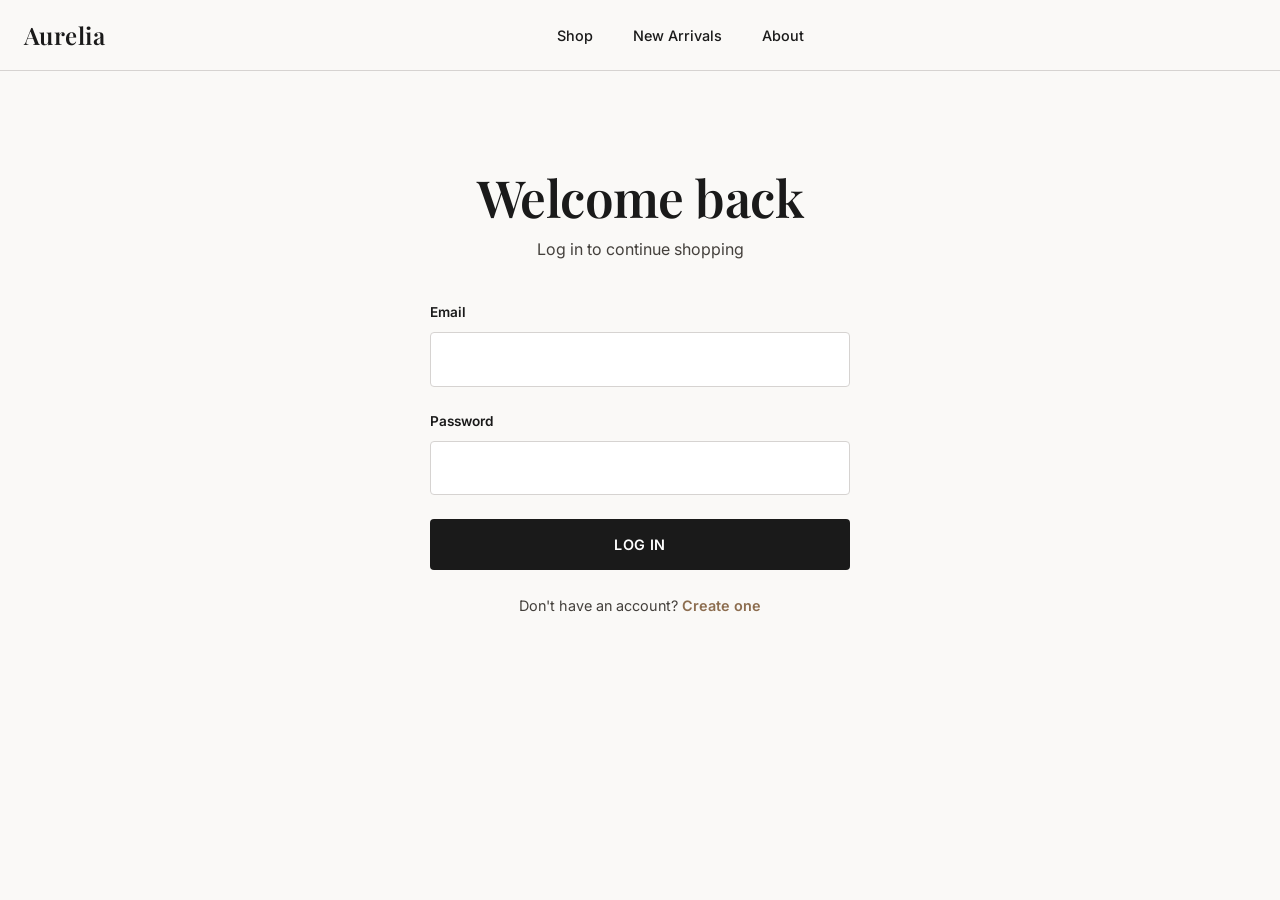
<file: frontend/profile.html>
<!DOCTYPE html>
<html lang="en">

<head>
    <meta charset="UTF-8" />
    <meta name="viewport" content="width=device-width, initial-scale=1.0" />
    <title>My Orders — Aurelia</title>

    <link rel="preconnect" href="https://fonts.googleapis.com" />
    <link rel="preconnect" href="https://fonts.gstatic.com" crossorigin />
    <link
        href="https://fonts.googleapis.com/css2?family=Inter:wght@400;500;600;700&family=Playfair+Display:wght@500;600;700&display=swap"
        rel="stylesheet" />

    <link rel="stylesheet" href="css/base.css" />
    <link rel="stylesheet" href="css/components.css" />
</head>

<body>

    <nav class="navbar">
        <div class="container navbar-inner">
            <a href="index.html" class="navbar-logo">Aurelia</a>
            <div class="navbar-links">
                <a href="index.html">Shop</a>
                <a href="#">New Arrivals</a>
                <a href="#">About</a>
            </div>
            <div class="navbar-icons">
                <button class="hamburger-btn" id="hamburger-btn">☰</button>
                <button class="icon-btn cart-trigger">🛒<span class="cart-badge">0</span></button>
                <div id="nav-auth-slot"></div>
            </div>
        </div>
    </nav>

    <div class="mobile-menu" id="mobile-menu">
        <a href="index.html">Shop</a>
        <a href="#">New Arrivals</a>
        <a href="#">About</a>
        <a href="login.html">Login</a>
    </div>

    <main class="container" style="padding-block: var(--space-xl) var(--space-2xl); max-width: 700px;">
        <h1 style="margin-bottom: var(--space-md);">My Orders</h1>

        <div id="order-success-banner" class="form-error"
            style="display: none; background-color: #e3fde8; color: var(--color-success);">
            Your order was placed successfully!
        </div>

        <div id="orders-list" style="margin-top: var(--space-lg);"></div>
    </main>

    <!-- Cart Drawer -->
    <div class="cart-overlay" id="cart-overlay"></div>
    <div class="cart-drawer" id="cart-drawer">
        <div class="cart-drawer-header">
            <h3>Your Cart</h3>
            <button class="cart-drawer-close" id="cart-close-btn">✕</button>
        </div>
        <div class="cart-drawer-items" id="cart-drawer-items"></div>
        <div class="cart-drawer-footer" id="cart-drawer-footer"></div>
    </div>

    <script src="js/api.js"></script>
    <script src="js/ui.js"></script>
    <script src="js/cart.js"></script>
    <script src="js/orders.js"></script>

</body>

</html>
</file>
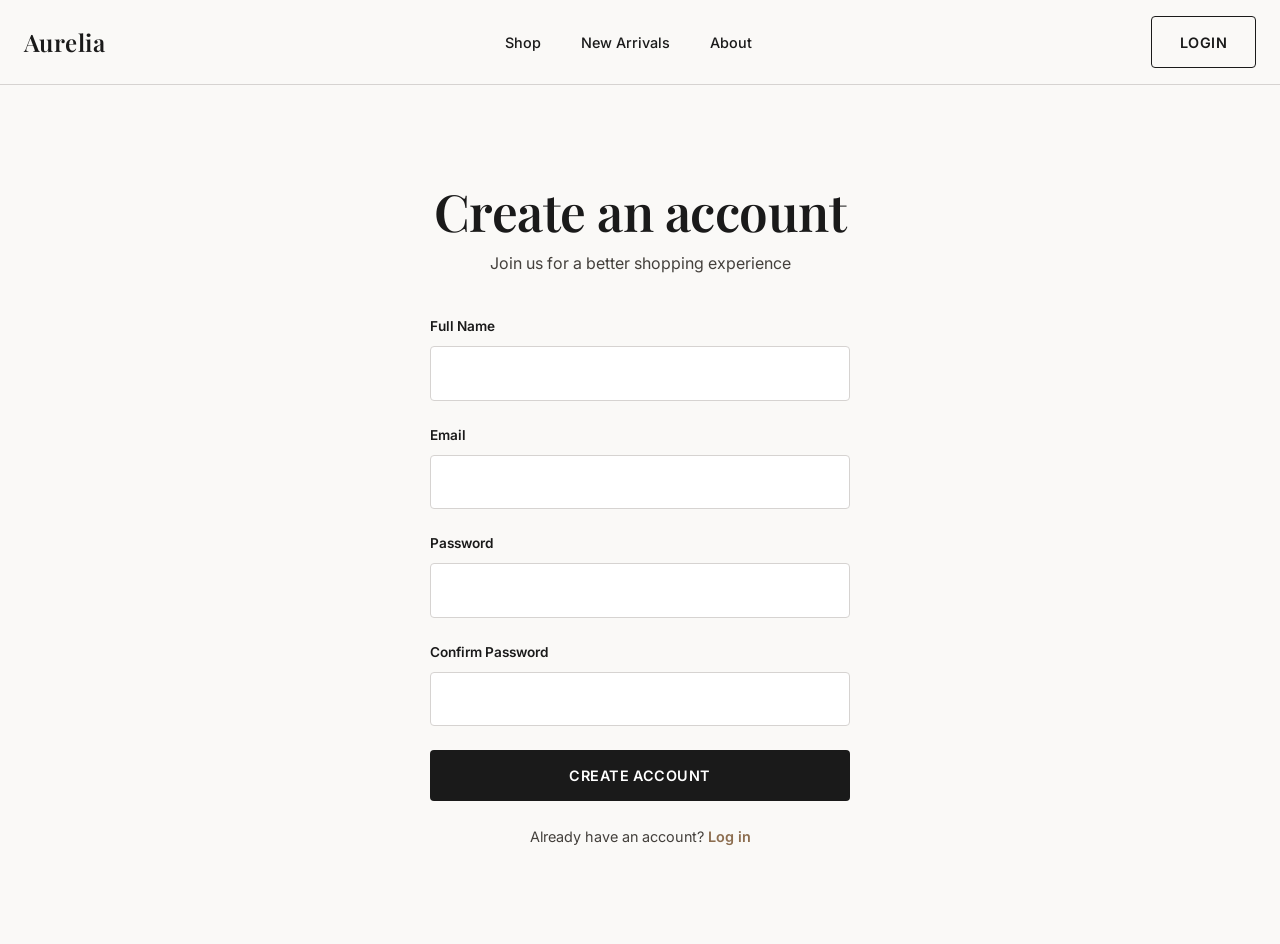
<file: frontend/register.html>
<!DOCTYPE html>
<html lang="en">

<head>
    <meta charset="UTF-8" />
    <meta name="viewport" content="width=device-width, initial-scale=1.0" />
    <title>Create Account — Aurelia</title>

    <link rel="preconnect" href="https://fonts.googleapis.com" />
    <link rel="preconnect" href="https://fonts.gstatic.com" crossorigin />
    <link
        href="https://fonts.googleapis.com/css2?family=Inter:wght@400;500;600;700&family=Playfair+Display:wght@500;600;700&display=swap"
        rel="stylesheet" />

    <link rel="stylesheet" href="css/base.css" />
    <link rel="stylesheet" href="css/components.css" />
</head>

<body>

    <nav class="navbar">
        <div class="container navbar-inner">
            <a href="index.html" class="navbar-logo">Aurelia</a>
            <div class="navbar-links">
                <a href="index.html">Shop</a>
                <a href="#">New Arrivals</a>
                <a href="#">About</a>
            </div>
            <div class="navbar-icons">
                <button class="hamburger-btn" id="hamburger-btn">☰</button>
                <div id="nav-auth-slot"></div>
            </div>
    </nav>

    <div class="mobile-menu" id="mobile-menu">
        <a href="index.html">Shop</a>
        <a href="#">New Arrivals</a>
        <a href="#">About</a>
        <a href="login.html">Login</a>
    </div>

    <main class="container" style="padding-block: var(--space-2xl);">
        <div class="auth-wrapper">
            <h1>Create an account</h1>
            <p class="auth-subtext">Join us for a better shopping experience</p>

            <div id="form-error" class="form-error"></div>

            <form id="register-form">
                <div class="form-group">
                    <label for="name" class="form-label">Full Name</label>
                    <input type="text" id="name" class="form-input" required />
                </div>

                <div class="form-group">
                    <label for="email" class="form-label">Email</label>
                    <input type="email" id="email" class="form-input" required />
                </div>

                <div class="form-group">
                    <label for="password" class="form-label">Password</label>
                    <input type="password" id="password" class="form-input" required />
                </div>

                <div class="form-group">
                    <label for="confirmPassword" class="form-label">Confirm Password</label>
                    <input type="password" id="confirmPassword" class="form-input" required />
                </div>

                <button type="submit" class="btn btn-primary btn-block">Create Account</button>
            </form>

            <p class="auth-footer-text">
                Already have an account? <a href="login.html">Log in</a>
            </p>
        </div>
    </main>

    <!-- Cart Drawer -->
    <div class="cart-overlay" id="cart-overlay"></div>
    <div class="cart-drawer" id="cart-drawer">
        <div class="cart-drawer-header">
            <h3>Your Cart</h3>
            <button class="cart-drawer-close" id="cart-close-btn">✕</button>
        </div>
        <div class="cart-drawer-items" id="cart-drawer-items">
            <!-- Cart items injected here -->
        </div>
        <div class="cart-drawer-footer" id="cart-drawer-footer">
            <!-- Subtotal + checkout button injected here -->
        </div>
    </div>

    <script src="js/api.js"></script>
    <script src="js/ui.js"></script>
    <script src="js/cart.js"></script>
    <script src="js/auth.js"></script>

</body>

</html>
</file>
<file: frontend/css/base.css>
/* ===========================
   CSS Reset
   =========================== */
*, *::before, *::after {
  box-sizing: border-box;
  margin: 0;
  padding: 0;
}

html {
  scroll-behavior: smooth;
}

body {
  min-height: 100vh;
  -webkit-font-smoothing: antialiased;
}

img, picture, video, canvas, svg {
  display: block;
  max-width: 100%;
}

input, button, textarea, select {
  font: inherit;
}

a {
  text-decoration: none;
  color: inherit;
}

ul, ol {
  list-style: none;
}

/* ===========================
   Design Tokens
   =========================== */
:root {
  /* Colors */
  --color-charcoal: #1a1a1a;
  --color-charcoal-light: #2d2d2d;
  --color-white: #ffffff;
  --color-off-white: #faf9f7;
  --color-gray-100: #f5f5f4;
  --color-gray-300: #d6d3d1;
  --color-gray-500: #78716c;
  --color-gray-700: #44403c;
  --color-accent: #b08968;
  --color-accent-dark: #8c6d4f;
  --color-success: #4a7c59;
  --color-danger: #b3402a;

  /* Typography */
  --font-heading: 'Playfair Display', Georgia, serif;
  --font-body: 'Inter', -apple-system, BlinkMacSystemFont, sans-serif;

  /* Spacing scale */
  --space-xs: 0.5rem;
  --space-sm: 1rem;
  --space-md: 1.5rem;
  --space-lg: 2.5rem;
  --space-xl: 4rem;
  --space-2xl: 6rem;

  /* Layout */
  --max-width: 1280px;
  --radius-sm: 4px;
  --radius-md: 8px;
  --radius-lg: 16px;

  /* Transitions */
  --transition-fast: 0.2s ease;
  --transition-medium: 0.35s ease;
}

/* ===========================
   Base Typography
   =========================== */
body {
  font-family: var(--font-body);
  color: var(--color-charcoal);
  background-color: var(--color-off-white);
  font-size: 16px;
  line-height: 1.6;
}

h1, h2, h3, h4 {
  font-family: var(--font-heading);
  font-weight: 600;
  line-height: 1.2;
  letter-spacing: -0.01em;
}

h1 { font-size: clamp(2.25rem, 4vw, 3.5rem); }
h2 { font-size: clamp(1.75rem, 3vw, 2.5rem); }
h3 { font-size: 1.5rem; }
h4 { font-size: 1.125rem; }

p {
  color: var(--color-gray-700);
}

/* ===========================
   Utility Container
   =========================== */
.container {
  max-width: var(--max-width);
  margin-inline: auto;
  padding-inline: var(--space-md);
}

/* ===========================
   Mobile Responsiveness
   =========================== */

/* Navbar mobile */
@media (max-width: 768px) {
  .navbar-links {
    display: none !important;
  }

  .navbar-logo {
    font-size: 1.25rem;
  }

  .navbar-icons {
    gap: var(--space-xs);
  }

  .nav-user-trigger {
    font-size: 0.8rem;
  }

  .hamburger-btn {
    display: block !important;
  }
}

@media (min-width: 769px) {
  .hamburger-btn {
    display: none !important;
  }

  .mobile-menu {
    display: none !important;
  }
}

/* Typography scale down on mobile */
@media (max-width: 480px) {
  h1 { font-size: 2rem; }
  h2 { font-size: 1.5rem; }

  .container {
    padding-inline: var(--space-sm);
  }
}
</file>
<file: frontend/css/components.css>
/* ===========================
   Buttons
   =========================== */
.btn {
  display: inline-flex;
  align-items: center;
  justify-content: center;
  gap: 0.5rem;
  padding: 0.85rem 1.75rem;
  font-size: 0.9rem;
  font-weight: 600;
  letter-spacing: 0.03em;
  text-transform: uppercase;
  border: none;
  border-radius: var(--radius-sm);
  cursor: pointer;
  transition: all var(--transition-fast);
  white-space: nowrap;
}

.btn-primary {
  background-color: var(--color-charcoal);
  color: var(--color-white);
}

.btn-primary:hover {
  background-color: var(--color-accent-dark);
  transform: translateY(-2px);
}

.btn-secondary {
  background-color: transparent;
  color: var(--color-charcoal);
  border: 1.5px solid var(--color-charcoal);
}

.btn-secondary:hover {
  background-color: var(--color-charcoal);
  color: var(--color-white);
}

.btn-block {
  width: 100%;
}

/* ===========================
   Navigation Bar
   =========================== */
.navbar {
  position: sticky;
  top: 0;
  z-index: 100;
  background-color: var(--color-off-white);
  border-bottom: 1px solid var(--color-gray-300);
  backdrop-filter: blur(8px);
}

.navbar-inner {
  display: flex;
  align-items: center;
  justify-content: space-between;
  padding-block: var(--space-sm);
}

.navbar-logo {
  font-family: var(--font-heading);
  font-size: 1.5rem;
  font-weight: 600;
  letter-spacing: 0.02em;
}

.navbar-links {
  display: flex;
  align-items: center;
  gap: var(--space-lg);
}

.navbar-links a {
  font-size: 0.9rem;
  font-weight: 500;
  position: relative;
  padding-block: 0.25rem;
}

.navbar-links a::after {
  content: '';
  position: absolute;
  left: 0;
  bottom: -2px;
  width: 0;
  height: 1.5px;
  background-color: var(--color-accent);
  transition: width var(--transition-fast);
}

.navbar-links a:hover::after {
  width: 100%;
}

.navbar-icons {
  display: flex;
  align-items: center;
  gap: var(--space-sm);
}

.icon-btn {
  position: relative;
  background: none;
  border: none;
  cursor: pointer;
  font-size: 1.2rem;
  color: var(--color-charcoal);
}

.cart-badge {
  position: absolute;
  top: -6px;
  right: -8px;
  background-color: var(--color-accent);
  color: var(--color-white);
  font-size: 0.65rem;
  font-weight: 700;
  width: 18px;
  height: 18px;
  border-radius: 50%;
  display: flex;
  align-items: center;
  justify-content: center;
}

/* ===========================
   Product Card
   =========================== */
.product-card {
  background-color: var(--color-white);
  border-radius: var(--radius-md);
  overflow: hidden;
  transition: transform var(--transition-medium), box-shadow var(--transition-medium);
  cursor: pointer;
}

.product-card:hover {
  transform: translateY(-6px);
  box-shadow: 0 20px 40px -12px rgba(26, 26, 26, 0.15);
}

.product-card-image {
  aspect-ratio: 4 / 5;
  width: 100%;
  object-fit: cover;
  background-color: var(--color-gray-100);
}

.product-card-body {
  padding: var(--space-sm);
}

.product-card-category {
  font-size: 0.75rem;
  text-transform: uppercase;
  letter-spacing: 0.06em;
  color: var(--color-gray-500);
  margin-bottom: 0.25rem;
}

.product-card-name {
  font-family: var(--font-heading);
  font-size: 1.1rem;
  margin-bottom: 0.4rem;
}

.product-card-price {
  font-weight: 600;
  color: var(--color-charcoal);
}

/* ===========================
   Form Inputs
   =========================== */
.form-group {
  margin-bottom: var(--space-md);
}

.form-label {
  display: block;
  font-size: 0.85rem;
  font-weight: 600;
  margin-bottom: 0.5rem;
}

.form-input {
  width: 100%;
  padding: 0.85rem 1rem;
  font-size: 1rem;
  border: 1.5px solid var(--color-gray-300);
  border-radius: var(--radius-sm);
  background-color: var(--color-white);
  transition: border-color var(--transition-fast);
}

.form-input:focus {
  outline: none;
  border-color: var(--color-accent);
}

/* ===========================
   Card / Panel
   =========================== */
.card {
  background-color: var(--color-white);
  border-radius: var(--radius-md);
  padding: var(--space-lg);
}


/* ===========================
   Product Detail Page
   =========================== */
.product-detail-layout {
  display: grid;
  grid-template-columns: 1fr 1fr;
  gap: var(--space-xl);
  align-items: start;
}

.product-detail-image img {
  width: 100%;
  border-radius: var(--radius-md);
  aspect-ratio: 4 / 5;
  object-fit: cover;
  background-color: var(--color-gray-100);
}

.product-detail-info h1 {
  margin-block: 0.5rem var(--space-sm);
}

.product-detail-price {
  font-size: 1.5rem;
  font-weight: 600;
  margin-bottom: var(--space-md);
}

.product-detail-description {
  margin-bottom: var(--space-md);
  line-height: 1.7;
}

.product-detail-stock {
  margin-bottom: var(--space-lg);
}

.stock-in {
  color: var(--color-success);
  font-size: 0.9rem;
  font-weight: 500;
}

.stock-out {
  color: var(--color-danger);
  font-size: 0.9rem;
  font-weight: 500;
}

.quantity-selector {
  margin-bottom: var(--space-lg);
}

.quantity-controls {
  display: flex;
  align-items: center;
  border: 1.5px solid var(--color-gray-300);
  border-radius: var(--radius-sm);
  width: fit-content;
}

.qty-btn {
  background: none;
  border: none;
  width: 40px;
  height: 44px;
  font-size: 1.1rem;
  cursor: pointer;
  color: var(--color-charcoal);
}

.qty-btn:hover {
  background-color: var(--color-gray-100);
}

.quantity-controls input {
  width: 50px;
  text-align: center;
  border: none;
  border-left: 1.5px solid var(--color-gray-300);
  border-right: 1.5px solid var(--color-gray-300);
  height: 44px;
  font-size: 1rem;
}

.quantity-controls input:focus {
  outline: none;
}

/* Responsive: stack on smaller screens */
@media (max-width: 768px) {
  .product-detail-layout {
    grid-template-columns: 1fr;
  }
}

/* ===========================
   Auth Pages
   =========================== */
.auth-wrapper {
  max-width: 420px;
  margin-inline: auto;
}

.auth-wrapper h1 {
  margin-bottom: 0.5rem;
  text-align: center;
}

.auth-subtext {
  text-align: center;
  margin-bottom: var(--space-lg);
}

.auth-footer-text {
  text-align: center;
  margin-top: var(--space-md);
  font-size: 0.9rem;
}

.auth-footer-text a {
  color: var(--color-accent-dark);
  font-weight: 600;
}

.form-error {
  background-color: #fdecea;
  color: var(--color-danger);
  padding: 0.75rem 1rem;
  border-radius: var(--radius-sm);
  font-size: 0.9rem;
  margin-bottom: var(--space-md);
  display: none;
}

.form-error.visible {
  display: block;
}

.btn[disabled] {
  opacity: 0.6;
  cursor: not-allowed;
}

/* ===========================
   Nav User Dropdown
   =========================== */
.nav-user-menu {
  position: relative;
}

.nav-user-trigger {
  font-size: 0.9rem;
  font-weight: 500;
  white-space: nowrap;
}

.nav-user-dropdown {
  position: absolute;
  top: calc(100% + 12px);
  right: 0;
  background-color: var(--color-white);
  border: 1px solid var(--color-gray-300);
  border-radius: var(--radius-md);
  box-shadow: 0 12px 32px -8px rgba(26, 26, 26, 0.15);
  min-width: 180px;
  display: none;
  flex-direction: column;
  overflow: hidden;
  z-index: 200;
}

.nav-user-dropdown.visible {
  display: flex;
}

.nav-user-dropdown a,
.nav-user-dropdown button {
  padding: 0.75rem 1.25rem;
  text-align: left;
  background: none;
  border: none;
  font-size: 0.9rem;
  cursor: pointer;
  color: var(--color-charcoal);
  transition: background-color var(--transition-fast);
}

.nav-user-dropdown a:hover,
.nav-user-dropdown button:hover {
  background-color: var(--color-gray-100);
}

/* ===========================
   Cart Drawer
   =========================== */
.cart-overlay {
  position: fixed;
  inset: 0;
  background-color: rgba(26, 26, 26, 0.5);
  opacity: 0;
  pointer-events: none;
  transition: opacity var(--transition-medium);
  z-index: 300;
}

.cart-overlay.visible {
  opacity: 1;
  pointer-events: all;
}

.cart-drawer {
  position: fixed;
  top: 0;
  right: 0;
  height: 100vh;
  width: 100%;
  max-width: 420px;
  background-color: var(--color-white);
  transform: translateX(100%);
  transition: transform var(--transition-medium);
  z-index: 301;
  display: flex;
  flex-direction: column;
}

.cart-drawer.open {
  transform: translateX(0);
}

.cart-drawer-header {
  display: flex;
  align-items: center;
  justify-content: space-between;
  padding: var(--space-md);
  border-bottom: 1px solid var(--color-gray-300);
}

.cart-drawer-close {
  background: none;
  border: none;
  font-size: 1.3rem;
  cursor: pointer;
}

.cart-drawer-items {
  flex: 1;
  overflow-y: auto;
  padding: var(--space-md);
}

.cart-empty {
  text-align: center;
  margin-top: var(--space-xl);
  color: var(--color-gray-500);
}

.cart-item {
  display: grid;
  grid-template-columns: 70px 1fr auto;
  gap: var(--space-sm);
  padding-block: var(--space-sm);
  border-bottom: 1px solid var(--color-gray-100);
  align-items: start;
}

.cart-item-image {
  width: 70px;
  height: 88px;
  object-fit: cover;
  border-radius: var(--radius-sm);
  background-color: var(--color-gray-100);
}

.cart-item-name {
  font-weight: 600;
  font-size: 0.9rem;
  margin-bottom: 0.25rem;
}

.cart-item-price {
  font-size: 0.85rem;
  color: var(--color-gray-500);
  margin-bottom: 0.5rem;
}

.cart-item-qty {
  display: flex;
  align-items: center;
  gap: 0.5rem;
  border: 1px solid var(--color-gray-300);
  border-radius: var(--radius-sm);
  width: fit-content;
}

.cart-item-qty .qty-btn {
  width: 28px;
  height: 28px;
  font-size: 0.9rem;
}

.cart-item-qty span {
  min-width: 18px;
  text-align: center;
  font-size: 0.85rem;
}

.cart-item-remove {
  background: none;
  border: none;
  color: var(--color-gray-500);
  cursor: pointer;
  font-size: 0.9rem;
}

.cart-item-remove:hover {
  color: var(--color-danger);
}

.cart-drawer-footer {
  padding: var(--space-md);
  border-top: 1px solid var(--color-gray-300);
}

.cart-subtotal {
  display: flex;
  justify-content: space-between;
  font-weight: 600;
  font-size: 1.1rem;
  margin-bottom: var(--space-md);
}

/* ===========================
   Checkout Page
   =========================== */
.checkout-layout {
  display: grid;
  grid-template-columns: 1.3fr 1fr;
  gap: var(--space-xl);
  align-items: start;
}

.checkout-summary-item {
  display: flex;
  justify-content: space-between;
  padding-block: 0.6rem;
  border-bottom: 1px solid var(--color-gray-100);
  font-size: 0.9rem;
}

.checkout-summary-item .item-name {
  font-weight: 500;
}

.checkout-summary-item .item-qty {
  color: var(--color-gray-500);
}

.checkout-total-row {
  display: flex;
  justify-content: space-between;
  font-weight: 700;
  font-size: 1.2rem;
  margin-top: var(--space-md);
  padding-top: var(--space-md);
  border-top: 1.5px solid var(--color-charcoal);
}

.form-row {
  display: grid;
  grid-template-columns: 1fr 1fr;
  gap: var(--space-sm);
}

@media (max-width: 768px) {
  .checkout-layout {
    grid-template-columns: 1fr;
  }
  .form-row {
    grid-template-columns: 1fr;
  }
}

/* ===========================
   Order History (Profile Page)
   =========================== */
.order-card {
  background-color: var(--color-white);
  border-radius: var(--radius-md);
  padding: var(--space-md);
  margin-bottom: var(--space-md);
}

.order-card-header {
  display: flex;
  justify-content: space-between;
  align-items: flex-start;
  margin-bottom: var(--space-sm);
  padding-bottom: var(--space-sm);
  border-bottom: 1px solid var(--color-gray-100);
}

.order-card-id {
  font-size: 0.8rem;
  color: var(--color-gray-500);
}

.order-card-date {
  font-size: 0.85rem;
  color: var(--color-gray-500);
}

.status-badge {
  display: inline-block;
  padding: 0.3rem 0.75rem;
  border-radius: 999px;
  font-size: 0.75rem;
  font-weight: 600;
  text-transform: uppercase;
  letter-spacing: 0.03em;
}

.status-Pending { background-color: #fdf3e3; color: #93650c; }
.status-Processing { background-color: #e3edfd; color: #1d4ed8; }
.status-Shipped { background-color: #e3f0fd; color: #0369a1; }
.status-Delivered { background-color: #e3fde8; color: var(--color-success); }
.status-Cancelled { background-color: #fde3e3; color: var(--color-danger); }

.order-item-row {
  display: flex;
  justify-content: space-between;
  font-size: 0.9rem;
  padding-block: 0.4rem;
  color: var(--color-gray-700);
}

.order-card-total {
  display: flex;
  justify-content: space-between;
  font-weight: 600;
  margin-top: var(--space-sm);
  padding-top: var(--space-sm);
  border-top: 1px solid var(--color-gray-100);
}

.empty-state {
  text-align: center;
  padding: var(--space-2xl) 0;
  color: var(--color-gray-500);
}

/* ===========================
   Admin Dashboard
   =========================== */
.admin-tabs {
  display: flex;
  gap: var(--space-sm);
  margin-bottom: var(--space-lg);
  border-bottom: 1px solid var(--color-gray-300);
}

.admin-tab-btn {
  background: none;
  border: none;
  padding: 0.85rem 1.25rem;
  font-size: 0.95rem;
  font-weight: 600;
  cursor: pointer;
  color: var(--color-gray-500);
  border-bottom: 2px solid transparent;
  transition: all var(--transition-fast);
}

.admin-tab-btn.active {
  color: var(--color-charcoal);
  border-bottom-color: var(--color-accent);
}

.admin-panel {
  display: none;
}

.admin-panel.active {
  display: block;
}

.admin-toolbar {
  display: flex;
  justify-content: space-between;
  align-items: center;
  margin-bottom: var(--space-md);
}

.admin-table {
  width: 100%;
  border-collapse: collapse;
  background-color: var(--color-white);
  border-radius: var(--radius-md);
  overflow: hidden;
}

.admin-table th,
.admin-table td {
  text-align: left;
  padding: 0.85rem 1rem;
  font-size: 0.9rem;
  border-bottom: 1px solid var(--color-gray-100);
}

.admin-table th {
  background-color: var(--color-gray-100);
  font-weight: 600;
  font-size: 0.8rem;
  text-transform: uppercase;
  letter-spacing: 0.03em;
  color: var(--color-gray-700);
}

.admin-table img {
  width: 44px;
  height: 55px;
  object-fit: cover;
  border-radius: var(--radius-sm);
  background-color: var(--color-gray-100);
}

.admin-table-actions {
  display: flex;
  gap: 0.5rem;
}

.btn-sm {
  padding: 0.4rem 0.85rem;
  font-size: 0.75rem;
}

.status-select {
  padding: 0.4rem 0.6rem;
  border-radius: var(--radius-sm);
  border: 1.5px solid var(--color-gray-300);
  font-size: 0.85rem;
  background-color: var(--color-white);
}

/* Modal for Add/Edit Product */
.modal-overlay {
  position: fixed;
  inset: 0;
  background-color: rgba(26, 26, 26, 0.5);
  display: none;
  align-items: center;
  justify-content: center;
  z-index: 400;
  padding: var(--space-md);
}

.modal-overlay.visible {
  display: flex;
}

.modal-box {
  background-color: var(--color-white);
  border-radius: var(--radius-md);
  padding: var(--space-lg);
  width: 100%;
  max-width: 480px;
  max-height: 90vh;
  overflow-y: auto;
}

.modal-header {
  display: flex;
  justify-content: space-between;
  align-items: center;
  margin-bottom: var(--space-md);
}

.modal-close {
  background: none;
  border: none;
  font-size: 1.3rem;
  cursor: pointer;
}

.admin-denied {
  text-align: center;
  padding: var(--space-2xl) 0;
}

/* ===========================
   Search & Filter Bar
   =========================== */
.filter-bar {
  display: flex;
  gap: var(--space-sm);
  align-items: center;
  margin-bottom: var(--space-lg);
  flex-wrap: wrap;
}

.search-input-wrapper {
  position: relative;
  flex: 1;
  min-width: 220px;
}

.search-input {
  width: 100%;
  padding: 0.75rem 1rem 0.75rem 2.5rem;
  font-size: 0.95rem;
  border: 1.5px solid var(--color-gray-300);
  border-radius: var(--radius-sm);
  background-color: var(--color-white);
  transition: border-color var(--transition-fast);
}

.search-input:focus {
  outline: none;
  border-color: var(--color-accent);
}

.search-icon {
  position: absolute;
  left: 0.85rem;
  top: 50%;
  transform: translateY(-50%);
  color: var(--color-gray-500);
  font-size: 0.95rem;
  pointer-events: none;
}

.category-select {
  padding: 0.75rem 1rem;
  font-size: 0.9rem;
  border: 1.5px solid var(--color-gray-300);
  border-radius: var(--radius-sm);
  background-color: var(--color-white);
  cursor: pointer;
  min-width: 160px;
}

.category-select:focus {
  outline: none;
  border-color: var(--color-accent);
}

.filter-results-info {
  font-size: 0.85rem;
  color: var(--color-gray-500);
  margin-bottom: var(--space-md);
}

.no-results {
  text-align: center;
  padding: var(--space-2xl) 0;
  grid-column: 1 / -1;
}

/* ===========================
   Mobile: Product Grid
   =========================== */
@media (max-width: 600px) {
  #product-grid {
    grid-template-columns: repeat(2, 1fr) !important;
    gap: var(--space-sm) !important;
  }

  .product-card-name {
    font-size: 0.95rem;
  }

  .product-card-price {
    font-size: 0.9rem;
  }
}

@media (max-width: 380px) {
  #product-grid {
    grid-template-columns: 1fr !important;
  }
}

/* ===========================
   Mobile: Cart Drawer
   =========================== */
@media (max-width: 480px) {
  .cart-drawer {
    max-width: 100%;
  }
}

/* ===========================
   Mobile: Filter Bar
   =========================== */
@media (max-width: 600px) {
  .filter-bar {
    flex-direction: column;
  }

  .search-input-wrapper {
    width: 100%;
  }

  .category-select {
    width: 100%;
  }
}

/* ===========================
   Mobile: Auth Pages
   =========================== */
@media (max-width: 480px) {
  .auth-wrapper {
    padding-inline: var(--space-xs);
  }
}

/* ===========================
   Mobile: Product Detail
   =========================== */
@media (max-width: 600px) {
  .product-detail-layout {
    gap: var(--space-md);
  }

  .product-detail-price {
    font-size: 1.25rem;
  }

  .btn {
    padding: 0.75rem 1.25rem;
  }
}

/* ===========================
   Mobile: Checkout
   =========================== */
@media (max-width: 480px) {
  .checkout-layout {
    grid-template-columns: 1fr;
  }

  .form-row {
    grid-template-columns: 1fr;
  }
}

/* ===========================
   Mobile: Admin Dashboard
   =========================== */
@media (max-width: 768px) {
  .admin-table th:nth-child(1),
  .admin-table td:nth-child(1) {
    display: none;
  }

  .admin-table th:nth-child(3),
  .admin-table td:nth-child(3) {
    display: none;
  }

  .admin-toolbar {
    flex-direction: column;
    align-items: flex-start;
    gap: var(--space-sm);
  }

  .modal-box {
    padding: var(--space-md);
  }
}

/* ===========================
   Mobile: Hamburger Menu
   =========================== */
.hamburger-btn {
  display: none;
  background: none;
  border: none;
  font-size: 1.4rem;
  cursor: pointer;
  color: var(--color-charcoal);
}

.mobile-menu {
  display: none;
  position: relative;
  width: 100%;
  background-color: var(--color-off-white);
  border-top: 1px solid var(--color-gray-300);
  border-bottom: 1px solid var(--color-gray-300);
  padding: var(--space-sm) var(--space-md);
  flex-direction: column;
  gap: var(--space-sm);
  z-index: 99;
}

.mobile-menu.open {
  display: flex !important;
}

.mobile-menu.open {
  display: flex;
}

.mobile-menu a {
  font-size: 1rem;
  font-weight: 500;
  padding-block: 0.5rem;
  border-bottom: 1px solid var(--color-gray-100);
}

@media (max-width: 768px) {
  .hamburger-btn {
    display: block;
  }

  .navbar {
    position: relative;
  }
}

/* ===========================
   Hero Section
   =========================== */
.hero {
  background-color: var(--color-off-white);
  padding-block: var(--space-2xl);
  min-height: 85vh;
  display: flex;
  align-items: center;
}

.hero-inner {
  display: grid;
  grid-template-columns: 1fr 1fr;
  gap: var(--space-xl);
  align-items: center;
  width: 100%;
}

.hero-eyebrow {
  font-size: 0.8rem;
  font-weight: 600;
  text-transform: uppercase;
  letter-spacing: 0.12em;
  color: var(--color-accent);
  margin-bottom: var(--space-sm);
}

.hero-title {
  font-size: clamp(2.5rem, 5vw, 4.5rem);
  line-height: 1.1;
  margin-bottom: var(--space-md);
  color: var(--color-charcoal);
}

.hero-subtitle {
  font-size: 1.1rem;
  line-height: 1.7;
  color: var(--color-gray-500);
  max-width: 420px;
  margin-bottom: var(--space-lg);
}

.hero-actions {
  display: flex;
  gap: var(--space-sm);
  flex-wrap: wrap;
}

.hero-visual {
  display: flex;
  justify-content: center;
  align-items: center;
}

.hero-image-placeholder {
  width: 100%;
  aspect-ratio: 3 / 4;
  background: linear-gradient(135deg, var(--color-gray-100) 0%, var(--color-gray-300) 100%);
  border-radius: var(--radius-lg);
  display: flex;
  align-items: center;
  justify-content: center;
  font-family: var(--font-heading);
  font-size: 3rem;
  color: var(--color-gray-500);
  letter-spacing: 0.1em;
}

@media (max-width: 768px) {
  .hero-inner {
    grid-template-columns: 1fr;
    text-align: center;
  }

  .hero-subtitle {
    margin-inline: auto;
  }

  .hero-actions {
    justify-content: center;
  }

  .hero-visual {
    order: -1;
    max-height: 280px;
    overflow: hidden;
    border-radius: var(--radius-lg);
  }

  .hero-image-placeholder {
    aspect-ratio: 16 / 9;
    font-size: 2rem;
  }
}

/* ===========================
   Section Headers
   =========================== */
.section-header {
  text-align: center;
  margin-bottom: var(--space-lg);
  padding-top: var(--space-lg);
}

.section-title {
  font-size: clamp(1.5rem, 3vw, 2.25rem);
  margin-bottom: 0.5rem;
}

.section-subtitle {
  color: var(--color-gray-500);
  font-size: 0.95rem;
}

/* ===========================
   Product Card Hover Overlay
   =========================== */
.product-card {
  position: relative;
}

.product-card-overlay {
  position: absolute;
  top: 0;
  left: 0;
  right: 0;
  bottom: 0;
  background-color: rgba(26, 26, 26, 0.35);
  display: flex;
  align-items: center;
  justify-content: center;
  opacity: 0;
  transition: opacity var(--transition-medium);
  border-radius: var(--radius-md) var(--radius-md) 0 0;
}

.product-card:hover .product-card-overlay {
  opacity: 1;
}

.product-card-overlay-btn {
  background-color: var(--color-white);
  color: var(--color-charcoal);
  border: none;
  padding: 0.6rem 1.5rem;
  border-radius: var(--radius-sm);
  font-size: 0.85rem;
  font-weight: 600;
  letter-spacing: 0.04em;
  cursor: pointer;
  transform: translateY(8px);
  transition: transform var(--transition-medium);
}

.product-card:hover .product-card-overlay-btn {
  transform: translateY(0);
}

/* ===========================
   Scroll Fade-in Animation
   =========================== */
.fade-in {
  opacity: 0;
  transform: translateY(24px);
  transition: opacity 0.6s ease, transform 0.6s ease;
}

.fade-in.visible {
  opacity: 1;
  transform: translateY(0);
}

/* ===========================
   Loading Skeleton
   =========================== */
.skeleton {
  background: linear-gradient(
    90deg,
    var(--color-gray-100) 25%,
    var(--color-gray-300) 50%,
    var(--color-gray-100) 75%
  );
  background-size: 200% 100%;
  animation: shimmer 1.5s infinite;
  border-radius: var(--radius-md);
}

@keyframes shimmer {
  0% { background-position: 200% 0; }
  100% { background-position: -200% 0; }
}

.skeleton-card {
  height: 380px;
}

/* ===========================
   Footer
   =========================== */
.site-footer {
  background-color: var(--color-charcoal);
  color: var(--color-gray-300);
  padding-block: var(--space-2xl) var(--space-lg);
  margin-top: var(--space-2xl);
}

.footer-grid {
  display: grid;
  grid-template-columns: 2fr 1fr 1fr 1fr;
  gap: var(--space-xl);
  margin-bottom: var(--space-xl);
}

.footer-brand-name {
  font-family: var(--font-heading);
  font-size: 1.75rem;
  color: var(--color-white);
  margin-bottom: var(--space-sm);
}

.footer-brand-desc {
  font-size: 0.9rem;
  line-height: 1.7;
  max-width: 280px;
  color: var(--color-gray-500);
}

.footer-heading {
  font-size: 0.75rem;
  font-weight: 700;
  text-transform: uppercase;
  letter-spacing: 0.1em;
  color: var(--color-white);
  margin-bottom: var(--space-md);
}

.footer-links {
  display: flex;
  flex-direction: column;
  gap: 0.6rem;
}

.footer-links a {
  font-size: 0.9rem;
  color: var(--color-gray-500);
  transition: color var(--transition-fast);
}

.footer-links a:hover {
  color: var(--color-accent);
}

.footer-bottom {
  border-top: 1px solid var(--color-charcoal-light);
  padding-top: var(--space-md);
  display: flex;
  justify-content: space-between;
  align-items: center;
  font-size: 0.8rem;
  color: var(--color-gray-500);
}

@media (max-width: 768px) {
  .footer-grid {
    grid-template-columns: 1fr 1fr;
    gap: var(--space-lg);
  }
}

@media (max-width: 480px) {
  .footer-grid {
    grid-template-columns: 1fr;
  }

  .footer-bottom {
    flex-direction: column;
    gap: var(--space-sm);
    text-align: center;
  }
}

/* ===========================
   New Arrivals Page
   =========================== */
.new-arrivals-hero {
  background: linear-gradient(135deg, var(--color-charcoal) 0%, var(--color-charcoal-light) 100%);
  color: var(--color-white);
  padding-block: var(--space-2xl);
  text-align: center;
  margin-bottom: var(--space-xl);
}

.new-arrivals-hero h1 {
  color: var(--color-white);
  margin-bottom: var(--space-sm);
}

.new-arrivals-hero p {
  color: var(--color-gray-300);
  font-size: 1.1rem;
}

.new-badge {
  position: absolute;
  top: var(--space-sm);
  left: var(--space-sm);
  background-color: var(--color-accent);
  color: var(--color-white);
  font-size: 0.65rem;
  font-weight: 700;
  letter-spacing: 0.08em;
  padding: 0.3rem 0.6rem;
  border-radius: var(--radius-sm);
  text-transform: uppercase;
  z-index: 1;
}

.product-card-date {
  font-size: 0.75rem;
  color: var(--color-gray-500);
  margin-top: 0.25rem;
}

.arrivals-sort-bar {
  display: flex;
  justify-content: space-between;
  align-items: center;
  margin-bottom: var(--space-lg);
  flex-wrap: wrap;
  gap: var(--space-sm);
}

.arrivals-count {
  font-size: 0.9rem;
  color: var(--color-gray-500);
}

/* ===========================
   About Page
   =========================== */
.about-hero {
  background: linear-gradient(135deg, var(--color-charcoal) 0%, #2a2218 100%);
  color: var(--color-white);
  padding-block: var(--space-2xl);
  text-align: center;
  min-height: 60vh;
  display: flex;
  align-items: center;
}

.about-hero-inner {
  width: 100%;
}

.about-hero h1 {
  color: var(--color-white);
  font-size: clamp(2rem, 4vw, 3.5rem);
  margin-block: var(--space-md);
}

.about-hero-sub {
  color: var(--color-gray-300);
  font-size: 1.1rem;
  max-width: 560px;
  margin-inline: auto;
  line-height: 1.7;
}

/* Mission Split */
.about-section {
  padding-block: var(--space-2xl);
}

.about-split {
  display: grid;
  grid-template-columns: 1fr 1fr;
  gap: var(--space-xl);
  align-items: center;
}

.about-split-text h2 {
  margin-block: var(--space-sm) var(--space-md);
}

.about-split-text p {
  line-height: 1.8;
}

.about-image-block {
  display: flex;
  justify-content: center;
}

.about-image-placeholder {
  width: 100%;
  max-width: 420px;
  aspect-ratio: 4 / 5;
  background: linear-gradient(135deg, var(--color-gray-100) 0%, var(--color-gray-300) 100%);
  border-radius: var(--radius-lg);
  display: flex;
  align-items: center;
  justify-content: center;
  font-size: 4rem;
  color: var(--color-accent);
}

/* Values */
.about-values-section {
  background-color: var(--color-gray-100);
  padding-block: var(--space-2xl);
}

.values-grid {
  display: grid;
  grid-template-columns: repeat(auto-fill, minmax(220px, 1fr));
  gap: var(--space-md);
  margin-top: var(--space-lg);
}

.value-card {
  background-color: var(--color-white);
  border-radius: var(--radius-md);
  padding: var(--space-lg);
  text-align: center;
  transition: transform var(--transition-medium), box-shadow var(--transition-medium);
}

.value-card:hover {
  transform: translateY(-4px);
  box-shadow: 0 12px 32px -8px rgba(26, 26, 26, 0.12);
}

.value-icon {
  font-size: 2rem;
  color: var(--color-accent);
  margin-bottom: var(--space-sm);
}

.value-card h3 {
  font-size: 1.1rem;
  margin-bottom: 0.5rem;
}

.value-card p {
  font-size: 0.9rem;
  line-height: 1.7;
}

/* Stats */
.about-stats-section {
  padding-block: var(--space-2xl);
  border-top: 1px solid var(--color-gray-300);
  border-bottom: 1px solid var(--color-gray-300);
}

.stats-grid {
  display: grid;
  grid-template-columns: repeat(4, 1fr);
  gap: var(--space-lg);
  text-align: center;
}

.stat-number {
  font-family: var(--font-heading);
  font-size: clamp(2rem, 4vw, 3rem);
  font-weight: 600;
  color: var(--color-charcoal);
  margin-bottom: 0.25rem;
}

.stat-label {
  font-size: 0.85rem;
  color: var(--color-gray-500);
  text-transform: uppercase;
  letter-spacing: 0.06em;
}

/* Team */
.team-grid {
  display: grid;
  grid-template-columns: repeat(auto-fill, minmax(240px, 1fr));
  gap: var(--space-md);
  margin-top: var(--space-lg);
}

.team-card {
  background-color: var(--color-white);
  border-radius: var(--radius-md);
  padding: var(--space-lg);
  text-align: center;
  border: 1px solid var(--color-gray-100);
}

.team-avatar {
  width: 72px;
  height: 72px;
  border-radius: 50%;
  background: linear-gradient(135deg, var(--color-accent) 0%, var(--color-accent-dark) 100%);
  color: var(--color-white);
  font-family: var(--font-heading);
  font-size: 1.75rem;
  display: flex;
  align-items: center;
  justify-content: center;
  margin: 0 auto var(--space-sm);
}

.team-card h4 {
  margin-bottom: 0.25rem;
}

.team-role {
  font-size: 0.8rem;
  text-transform: uppercase;
  letter-spacing: 0.06em;
  color: var(--color-accent);
  margin-bottom: var(--space-sm);
}

.team-bio {
  font-size: 0.9rem;
  line-height: 1.7;
}

/* CTA */
.about-cta {
  background: linear-gradient(135deg, var(--color-accent-dark) 0%, var(--color-accent) 100%);
  padding-block: var(--space-2xl);
  text-align: center;
}

.about-cta-inner h2 {
  color: var(--color-white);
  font-size: clamp(1.75rem, 3vw, 2.5rem);
}

.about-cta-inner p {
  color: rgba(255, 255, 255, 0.85);
  margin-top: 0.5rem;
  font-size: 1.05rem;
}

/* Responsive */
@media (max-width: 768px) {
  .about-split {
    grid-template-columns: 1fr;
  }

  .stats-grid {
    grid-template-columns: repeat(2, 1fr);
    gap: var(--space-md);
  }
}

@media (max-width: 480px) {
  .stats-grid {
    grid-template-columns: 1fr 1fr;
  }
}
</file>
